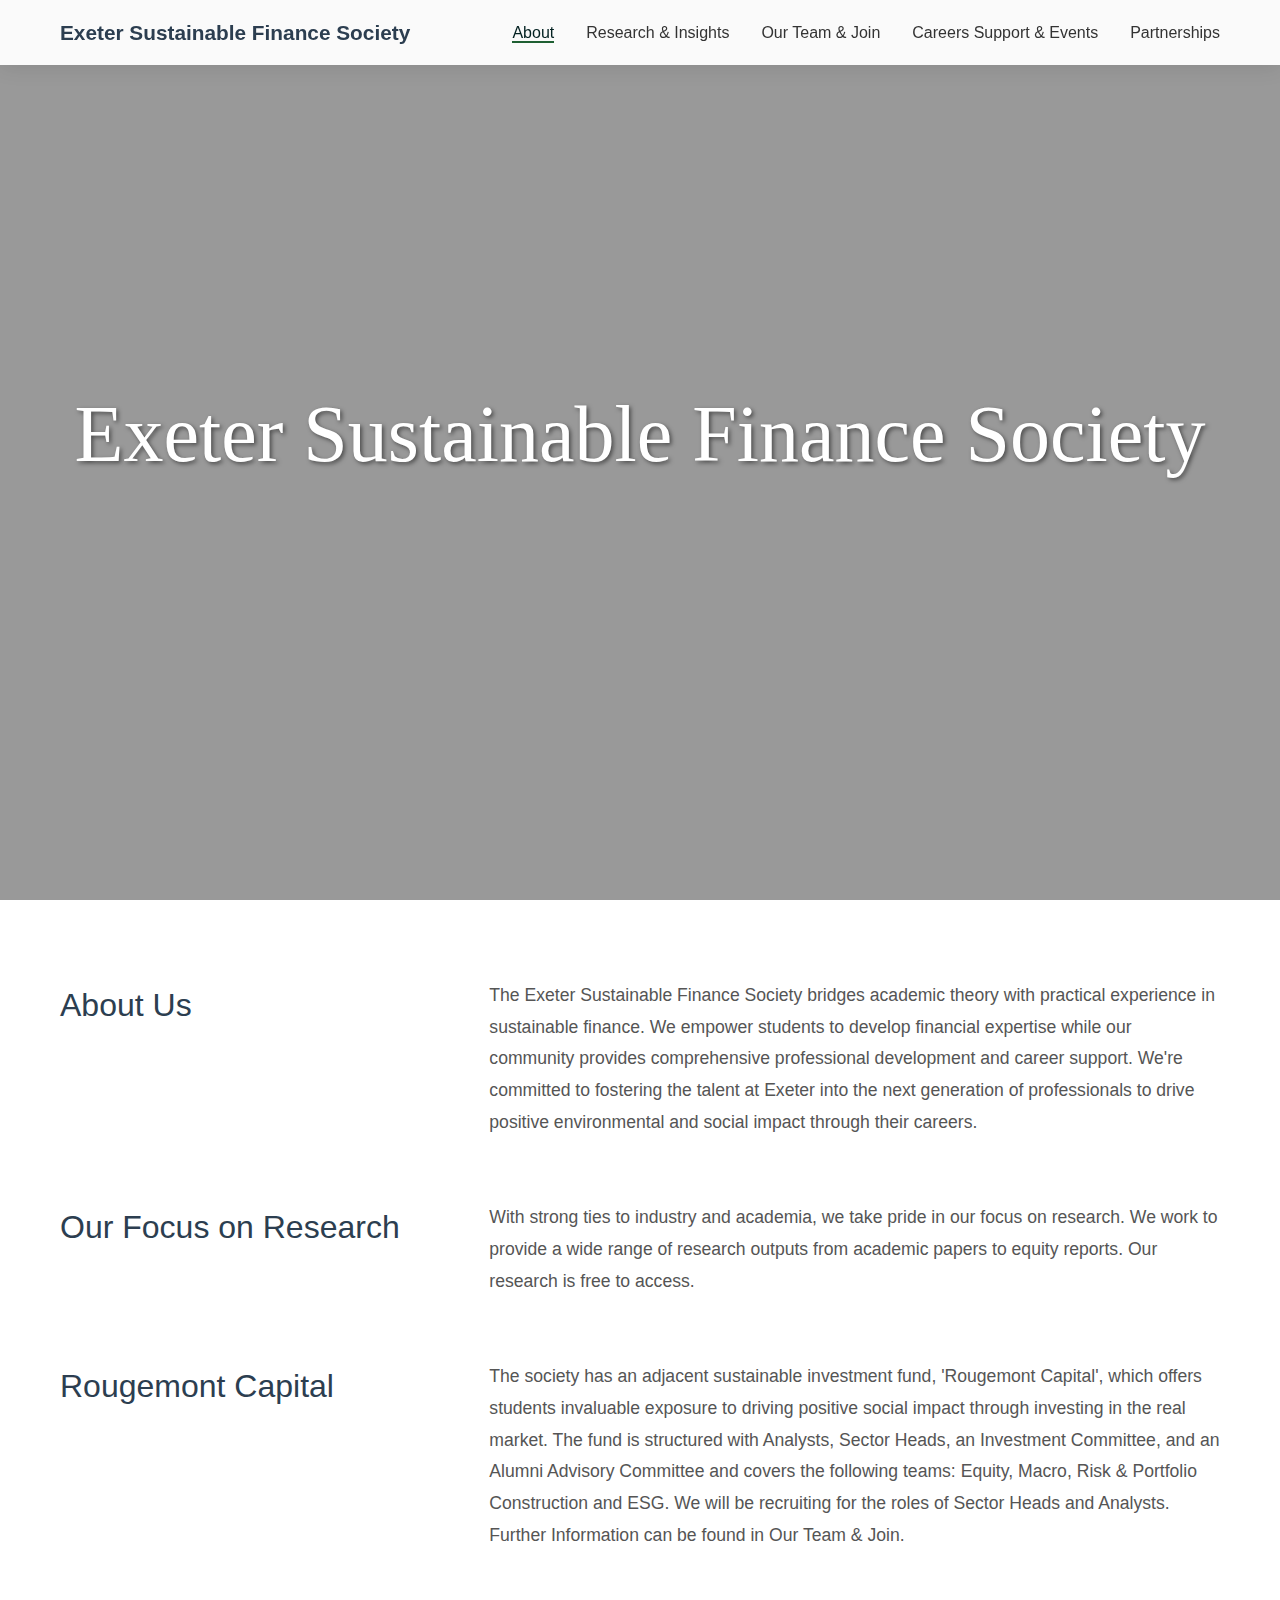
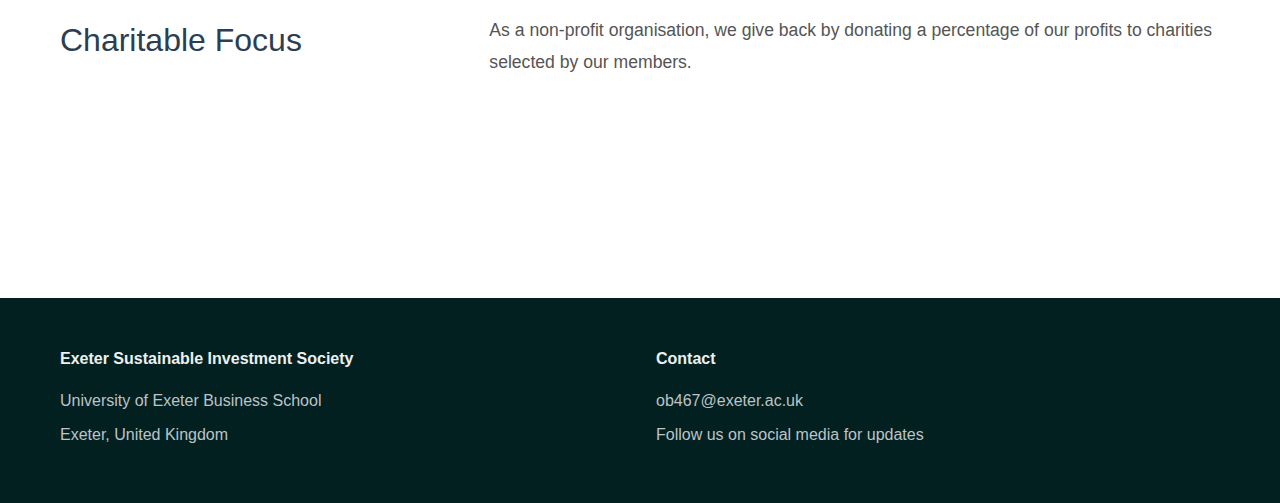
<file: index.html>
<!DOCTYPE html>
<html lang="en">
<head>
    <meta charset="UTF-8">
    <meta name="viewport" content="width=device-width, initial-scale=1.0">
    <meta name="description" content="The Exeter Sustainable Finance Society empowers students at the University of Exeter to pursue careers in sustainable investing, ESG, and finance.">
    <meta name="keywords" content="Exeter Sustainable Finance Society, sustainable investing, ESG, university finance society, Exeter, student society">
    <meta name="author" content="Exeter Sustainable Finance Society">
    <title>Exeter Sustainable Investment Society</title>
    <style>
        * {
            margin: 0;
            padding: 0;
            box-sizing: border-box;
        }

        body {
            font-family: 'Segoe UI', Tahoma, Geneva, Verdana, sans-serif;
            line-height: 1.6;
            color: #333;
        }

        .container {
            max-width: 1200px;
            margin: 0 auto;
            padding: 0 20px;
        }

        /* Navigation */
        nav {
            background: rgba(255, 255, 255, 0.95);
            backdrop-filter: blur(10px);
            position: fixed;
            top: 0;
            width: 100%;
            z-index: 1000;
            padding: 1rem 0;
            box-shadow: 0 2px 20px rgba(0,0,0,0.1);
        }

        .nav-container {
            display: flex;
            justify-content: space-between;
            align-items: center;
            max-width: 1200px;
            margin: 0 auto;
            padding: 0 20px;
        }

        .logo {
            font-size: 1.3rem;
            font-weight: bold;
            color: #2c3e50;
            white-space: nowrap;
        }

        .nav-links {
            display: flex;
            list-style: none;
            gap: 2rem;
        }

        .nav-links a {
            text-decoration: none;
            color: #333;
            font-weight: 500;
            transition: color 0.3s ease;
            cursor: pointer;
        }

        .nav-links a:hover,
        .nav-links a.active {
            color: #022020;
            border-bottom: 2px solid #1e5f32;
        }

        /* Mobile Menu */
        .mobile-menu-btn {
            display: none;
            background: none;
            border: none;
            font-size: 1.5rem;
            color: #2c3e50;
            cursor: pointer;
            padding: 0.5rem;
        }

        .mobile-nav {
            display: none;
            position: fixed;
            top: 80px;
            left: 0;
            width: 100%;
            background: rgba(255, 255, 255, 0.98);
            backdrop-filter: blur(10px);
            box-shadow: 0 2px 20px rgba(0,0,0,0.1);
            z-index: 999;
        }

        .mobile-nav.active {
            display: block;
        }

        .mobile-nav ul {
            list-style: none;
            padding: 1rem 0;
            margin: 0;
        }

        .mobile-nav li {
            text-align: center;
            padding: 1rem 0;
            border-bottom: 1px solid #eee;
        }

        .mobile-nav a {
            text-decoration: none;
            color: #333;
            font-weight: 500;
            font-size: 1.1rem;
        }

        .mobile-nav a:hover,
        .mobile-nav a.active {
            color: #022020;
        }

        /* Hero Section */
        .hero {
            height: 100vh;
            background: linear-gradient(rgba(0,0,0,0.4), rgba(0,0,0,0.4)), 
                        url('https://i.imgur.com/cMjaakH.jpeg');
            background-size: cover;
            background-position: center;
            display: flex;
            align-items: center;
            justify-content: center;
            text-align: center;
            color: white;
        }

        .hero.show-for-about-only {
            display: none;
        }

        .hero.show-for-about-only.active {
            display: flex;
        }

        .hero h1 {
            font-size: 5rem;
            font-weight: 300;
            margin-bottom: 2rem;
            text-shadow: 2px 2px 4px rgba(0,0,0,0.5);
            font-family: 'Times New Roman', Times, serif;
        }

        /* Page Sections */
        .page-section {
            display: none;
            min-height: 100vh;
            padding: 120px 0 80px;
        }

        .page-section.active {
            display: block;
        }

        .page-section#about {
            padding: 80px 0 80px;
        }

        .section-header {
            text-align: center;
            margin-bottom: 4rem;
        }

        .section-header h2 {
            font-size: 3rem;
            font-weight: 300;
            color: #2c3e50;
            margin-bottom: 1rem;
        }

        .content-grid {
            display: grid;
            grid-template-columns: 1fr 2fr;
            gap: 4rem;
            align-items: start;
            margin-bottom: 4rem;
        }

        .content-block h3 {
            font-size: 2rem;
            font-weight: 400;
            color: #2c3e50;
            margin-bottom: 1.5rem;
        }

        .content-block p {
            font-size: 1.1rem;
            line-height: 1.8;
            color: #555;
        }

        /* Research Grid */
        .research-grid {
            display: flex;
            flex-direction: column;
            gap: 3rem;
            margin-top: 3rem;
        }

        .research-card {
            background: #f8f9fa;
            padding: 2rem;
            border-radius: 8px;
            transition: transform 0.3s ease, box-shadow 0.3s ease;
        }

        .research-card:hover {
            transform: translateY(-5px);
            box-shadow: 0 10px 30px rgba(0,0,0,0.1);
        }

        .research-card h4 {
            font-size: 1.5rem;
            color: #2c3e50;
            margin-bottom: 1rem;
            text-align: center;
        }

        .research-card p {
            color: #666;
            font-size: 1rem;
            text-align: center;
            margin-bottom: 2rem;
        }

        .research-content {
            min-height: 300px;
            background: white;
            border: 2px dashed #ddd;
            border-radius: 8px;
            display: flex;
            align-items: center;
            justify-content: center;
            color: #999;
            font-style: italic;
        }

        /* Team Grid */
        .team-grid {
            display: flex;
            flex-direction: column;
            gap: 2rem;
            margin-top: 3rem;
        }

        .team-row {
            display: flex;
            justify-content: center;
            gap: 2rem;
            flex-wrap: wrap;
        }

        .team-row.founders {
            justify-content: space-evenly;
        }

        .team-row.executives {
            justify-content: center;
        }

        .team-member {
            text-align: center;
            background: #f8f9fa;
            padding: 2rem;
            border-radius: 8px;
            transition: transform 0.3s ease;
        }

        .team-member:hover {
            transform: translateY(-5px);
        }

        .team-photo {
            width: 150px;
            height: 150px;
            border-radius: 50%;
            background: #ddd;
            margin: 0 auto 1rem;
            display: flex;
            align-items: center;
            justify-content: center;
            font-size: 3rem;
            color: #666;
        }

        .team-member h4 {
            font-size: 1.2rem;
            color: #2c3e50;
            margin-bottom: 0.5rem;
        }

        .team-member p {
            color: #666;
            font-size: 0.9rem;
        }

        /* Careers Support */
        .careers-grid {
            display: grid;
            grid-template-columns: repeat(auto-fit, minmax(300px, 1fr));
            gap: 2rem;
            margin-top: 3rem;
        }

        .career-link {
            background: #022020;
            color: white;
            padding: 2rem;
            border-radius: 8px;
            text-align: center;
            text-decoration: none;
            transition: all 0.3s ease;
        }

        .career-link:hover {
            background: #164426;
            transform: translateY(-3px);
            box-shadow: 0 10px 25px rgba(30, 95, 50, 0.3);
        }

        .career-link.rougemont:hover {
            background: #164426;
            box-shadow: 0 10px 25px rgba(30, 95, 50, 0.3);
        }

        .career-link h4 {
            font-size: 1.3rem;
            margin-bottom: 1rem;
        }

        .career-link p {
            opacity: 0.9;
        }

        /* Partnership sections */
        .partnership-section {
            margin: 3rem 0;
            padding: 2rem;
            background: #f8f9fa;
            border-radius: 8px;
        }

        .partnership-section h3 {
            color: #2c3e50;
            margin-bottom: 1.5rem;
            font-size: 1.8rem;
        }

        .partnership-section ul {
            margin: 1rem 0;
            padding-left: 1.5rem;
        }

        .partnership-section li {
            margin: 0.5rem 0;
            color: #555;
        }

        /* Footer */
        footer {
            background: #022020;
            color: white;
            padding: 3rem 0;
            margin-top: 4rem;
        }

        .footer-content {
            display: grid;
            grid-template-columns: 1fr 1fr;
            gap: 2rem;
        }

        .footer-section h4 {
            margin-bottom: 1rem;
            color: #ecf0f1;
        }

        .footer-section p {
            color: #bdc3c7;
            margin: 0.5rem 0;
        }

        /* Mobile Responsiveness */
        @media (max-width: 768px) {
            .nav-links {
                display: none;
            }

            .mobile-menu-btn {
                display: block;
            }

            .logo {
                font-size: 1.2rem;
            }

            .hero h1 {
                font-size: 2.5rem;
            }

            .content-grid {
                grid-template-columns: 1fr;
                gap: 2rem;
            }

            .footer-content {
                grid-template-columns: 1fr;
            }

            .team-row {
                flex-direction: column;
                align-items: center;
            }

            .careers-grid {
                grid-template-columns: 1fr;
            }
        }
    </style>
</head>
<body>
    <!-- Navigation -->
    <nav>
        <div class="nav-container">
            <div class="logo">Exeter Sustainable Finance Society</div>
            <ul class="nav-links">
                <li><a href="#" onclick="showSection('about')" class="active">About</a></li>
                <li><a href="#" onclick="showSection('research')">Research & Insights</a></li>
                <li><a href="#" onclick="showSection('team')">Our Team & Join</a></li>
                <li><a href="#" onclick="showSection('careers')">Careers Support & Events</a></li>
                <li><a href="#" onclick="showSection('partnerships')">Partnerships</a></li>
            </ul>
            <button class="mobile-menu-btn" onclick="toggleMobileMenu()">☰</button>
        </div>
    </nav>

    <!-- Mobile Navigation -->
    <div class="mobile-nav" id="mobileNav">
        <ul>
            <li><a href="#" onclick="showSectionMobile('about')" class="active">About</a></li>
            <li><a href="#" onclick="showSectionMobile('research')">Research & Insights</a></li>
            <li><a href="#" onclick="showSectionMobile('team')">Our Team & Join</a></li>
            <li><a href="#" onclick="showSectionMobile('careers')">Careers Support & Events</a></li>
            <li><a href="#" onclick="showSectionMobile('partnerships')">Partnerships</a></li>
        </ul>
    </div>

    <!-- Hero Section -->
    <section class="hero show-for-about-only" id="hero">
        <div class="container">
            <h1>Exeter Sustainable Finance Society</h1>
        </div>
    </section>

    <!-- About Section -->
    <section id="about" class="page-section active">
        <div class="container">
            <div class="content-grid">
                <div class="content-block">
                    <h3>About Us</h3>
                </div>
                <div class="content-block">
                    <p>The Exeter Sustainable Finance Society bridges academic theory with practical experience in sustainable finance. We empower students to develop financial expertise while our community provides comprehensive professional development and career support. We're committed to fostering the talent at Exeter into the next generation of professionals to drive positive environmental and social impact through their careers.</p>
                </div>
            </div>

            <div class="content-grid">
                <div class="content-block">
                    <h3>Our Focus on Research</h3>
                </div>
                <div class="content-block">
                    <p>With strong ties to industry and academia, we take pride in our focus on research. We work to provide a wide range of research outputs from academic papers to equity reports. Our research is free to access.</p>
                </div>
            </div>

            <div class="content-grid">
                <div class="content-block">
                    <h3>Rougemont Capital</h3>
                </div>
                <div class="content-block">
                    <p>The society has an adjacent sustainable investment fund, 'Rougemont Capital', which offers students invaluable exposure to driving positive social impact through investing in the real market. The fund is structured with Analysts, Sector Heads, an Investment Committee, and an Alumni Advisory Committee and covers the following teams: Equity, Macro, Risk & Portfolio Construction and ESG. We will be recruiting for the roles of Sector Heads and Analysts. Further Information can be found in Our Team & Join.</p>
                </div>
            </div>

            <div class="content-grid">
                <div class="content-block">
                    <h3>Charitable Focus</h3>
                </div>
                <div class="content-block">
                    <p>As a non-profit organisation, we give back by donating a percentage of our profits to charities selected by our members.</p>
                </div>
            </div>
        </div>
    </section>

    <!-- Research & Insights Section -->
    <section id="research" class="page-section">
        <div class="container">
            <div class="section-header">
                <h2>Research & Insights</h2>
            </div>

            <div class="research-card">
                <h4>Quantitative Research</h4>
                <p>Working on data driven research to aid policy and investment decisions</p>
                <div class="research-content">
                    <div style="display: grid; grid-template-columns: 1fr 1fr; gap: 1rem;">
                        <a href="./research/executive-summary-for-quantitive-research.pdf" target="_blank" style="background: white; border: 1px solid #ddd; padding: 1rem; border-radius: 8px; text-decoration: none; color: #333; transition: all 0.3s ease; display: block;" onmouseover="this.style.boxShadow='0 4px 12px rgba(0,0,0,0.1)'; this.style.transform='translateY(-2px)'" onmouseout="this.style.boxShadow='none'; this.style.transform='translateY(0)'">
                            <strong>Understanding What Influences the Energy Transition: A Causal and Predictive Analysis of Return on Invested Capital</strong><br>
                            <small style="color: #666;">Executive Summary of Work in Progress - Oskar Billett & Valentino Bianco</small>
                        </a>
                        <a href="YOUR_PDF_URL_10" target="_blank" style="background: white; border: 1px solid #ddd; padding: 1rem; border-radius: 8px; text-decoration: none; color: #333; transition: all 0.3s ease; display: block;" onmouseover="this.style.boxShadow='0 4px 12px rgba(0,0,0,0.1)'; this.style.transform='translateY(-2px)'" onmouseout="this.style.boxShadow='none'; this.style.transform='translateY(0)'">
                            <strong>TBD</strong><br>
                            <small style="color: #666;"></small>
                        </a>
                        <a href="YOUR_PDF_URL_11" target="_blank" style="background: white; border: 1px solid #ddd; padding: 1rem; border-radius: 8px; text-decoration: none; color: #333; transition: all 0.3s ease; display: block;" onmouseover="this.style.boxShadow='0 4px 12px rgba(0,0,0,0.1)'; this.style.transform='translateY(-2px)'" onmouseout="this.style.boxShadow='none'; this.style.transform='translateY(0)'">
                            <strong>TBD</strong><br>
                            <small style="color: #666;"></small>
                        </a>
                        <a href="YOUR_PDF_URL_12" target="_blank" style="background: white; border: 1px solid #ddd; padding: 1rem; border-radius: 8px; text-decoration: none; color: #333; transition: all 0.3s ease; display: block;" onmouseover="this.style.boxShadow='0 4px 12px rgba(0,0,0,0.1)'; this.style.transform='translateY(-2px)'" onmouseout="this.style.boxShadow='none'; this.style.transform='translateY(0)'">
                            <strong>TBD</strong><br>
                            <small style="color: #666;"></small>
                        </a>
                    </div>
                </div>
            </div>

            <div class="research-grid">
                <div class="research-card">
                    <h4>Equity Research</h4>
                    <p>In-depth analysis of sustainable companies and emerging market opportunities</p>
                    <div class="research-content">
                        <div style="display: grid; grid-template-columns: 1fr 1fr; gap: 1rem;">
                            <a href="./research/smci-report-flynn.pdf" target="_blank" style="background: white; border: 1px solid #ddd; padding: 1rem; border-radius: 8px; text-decoration: none; color: #333; transition: all 0.3s ease; display: block;" onmouseover="this.style.boxShadow='0 4px 12px rgba(0,0,0,0.1)'; this.style.transform='translateY(-2px)'" onmouseout="this.style.boxShadow='none'; this.style.transform='translateY(0)'">
                                <strong>SMCI</strong><br>
                                <small style="color: #666;">Flynn Presence</small>
                            </a>
                            <a href="YOUR_PDF_URL_2" target="_blank" style="background: white; border: 1px solid #ddd; padding: 1rem; border-radius: 8px; text-decoration: none; color: #333; transition: all 0.3s ease; display: block;" onmouseover="this.style.boxShadow='0 4px 12px rgba(0,0,0,0.1)'; this.style.transform='translateY(-2px)'" onmouseout="this.style.boxShadow='none'; this.style.transform='translateY(0)'">
                                <strong>TBD</strong><br>
                                <small style="color: #666;"></small>
                            </a>
                            <a href="YOUR_PDF_URL_3" target="_blank" style="background: white; border: 1px solid #ddd; padding: 1rem; border-radius: 8px; text-decoration: none; color: #333; transition: all 0.3s ease; display: block;" onmouseover="this.style.boxShadow='0 4px 12px rgba(0,0,0,0.1)'; this.style.transform='translateY(-2px)'" onmouseout="this.style.boxShadow='none'; this.style.transform='translateY(0)'">
                                <strong>TBD</strong><br>
                                <small style="color: #666;"></small>
                            </a>
                            <a href="YOUR_PDF_URL_4" target="_blank" style="background: white; border: 1px solid #ddd; padding: 1rem; border-radius: 8px; text-decoration: none; color: #333; transition: all 0.3s ease; display: block;" onmouseover="this.style.boxShadow='0 4px 12px rgba(0,0,0,0.1)'; this.style.transform='translateY(-2px)'" onmouseout="this.style.boxShadow='none'; this.style.transform='translateY(0)'">
                                <strong>TBD</strong><br>
                                <small style="color: #666;"></small>
                            </a>
                        </div>
                    </div>
                </div>
            
                <div class="research-card">
                    <h4>Thematic Research</h4>
                    <p>Exploring key themes driving the sustainable finance transition</p>
                    <div class="research-content">
                        <div style="display: grid; grid-template-columns: 1fr 1fr; gap: 1rem;">
                            <a href="YOUR_PDF_URL_5" target="_blank" style="background: white; border: 1px solid #ddd; padding: 1rem; border-radius: 8px; text-decoration: none; color: #333; transition: all 0.3s ease; display: block;" onmouseover="this.style.boxShadow='0 4px 12px rgba(0,0,0,0.1)'; this.style.transform='translateY(-2px)'" onmouseout="this.style.boxShadow='none'; this.style.transform='translateY(0)'">
                                <strong>TBD</strong><br>
                                <small style="color: #666;"></small>
                            </a>
                            <a href="YOUR_PDF_URL_6" target="_blank" style="background: white; border: 1px solid #ddd; padding: 1rem; border-radius: 8px; text-decoration: none; color: #333; transition: all 0.3s ease; display: block;" onmouseover="this.style.boxShadow='0 4px 12px rgba(0,0,0,0.1)'; this.style.transform='translateY(-2px)'" onmouseout="this.style.boxShadow='none'; this.style.transform='translateY(0)'">
                                <strong>TBD</strong><br>
                                <small style="color: #666;"></small>
                            </a>
                            <a href="YOUR_PDF_URL_7" target="_blank" style="background: white; border: 1px solid #ddd; padding: 1rem; border-radius: 8px; text-decoration: none; color: #333; transition: all 0.3s ease; display: block;" onmouseover="this.style.boxShadow='0 4px 12px rgba(0,0,0,0.1)'; this.style.transform='translateY(-2px)'" onmouseout="this.style.boxShadow='none'; this.style.transform='translateY(0)'">
                                <strong>TBD</strong><br>
                                <small style="color: #666;"></small>
                            </a>
                            <a href="YOUR_PDF_URL_8" target="_blank" style="background: white; border: 1px solid #ddd; padding: 1rem; border-radius: 8px; text-decoration: none; color: #333; transition: all 0.3s ease; display: block;" onmouseover="this.style.boxShadow='0 4px 12px rgba(0,0,0,0.1)'; this.style.transform='translateY(-2px)'" onmouseout="this.style.boxShadow='none'; this.style.transform='translateY(0)'">
                                <strong>TBD</strong><br>
                                <small style="color: #666;"></small>
                            </a>
                        </div>
                    </div>
                </div>
            
                <div class="research-card">
                    <h4>News</h4>
                    <p>Latest insights and updates from the sustainable finance world</p>
                    <div class="research-content">
                        <div style="display: grid; grid-template-columns: 1fr 1fr; gap: 1rem;">
                            <a href="YOUR_PDF_URL_13" target="_blank" style="background: white; border: 1px solid #ddd; padding: 1rem; border-radius: 8px; text-decoration: none; color: #333; transition: all 0.3s ease; display: block;" onmouseover="this.style.boxShadow='0 4px 12px rgba(0,0,0,0.1)'; this.style.transform='translateY(-2px)'" onmouseout="this.style.boxShadow='none'; this.style.transform='translateY(0)'">
                                <strong>TBD</strong><br>
                                <small style="color: #666;"></small>
                            </a>
                            <a href="YOUR_PDF_URL_14" target="_blank" style="background: white; border: 1px solid #ddd; padding: 1rem; border-radius: 8px; text-decoration: none; color: #333; transition: all 0.3s ease; display: block;" onmouseover="this.style.boxShadow='0 4px 12px rgba(0,0,0,0.1)'; this.style.transform='translateY(-2px)'" onmouseout="this.style.boxShadow='none'; this.style.transform='translateY(0)'">
                                <strong>TBD</strong><br>
                                <small style="color: #666;"></small>
                            </a>
                            <a href="YOUR_PDF_URL_15" target="_blank" style="background: white; border: 1px solid #ddd; padding: 1rem; border-radius: 8px; text-decoration: none; color: #333; transition: all 0.3s ease; display: block;" onmouseover="this.style.boxShadow='0 4px 12px rgba(0,0,0,0.1)'; this.style.transform='translateY(-2px)'" onmouseout="this.style.boxShadow='none'; this.style.transform='translateY(0)'">
                                <strong>TBD</strong><br>
                                <small style="color: #666;"></small>
                            </a>
                            <a href="YOUR_PDF_URL_16" target="_blank" style="background: white; border: 1px solid #ddd; padding: 1rem; border-radius: 8px; text-decoration: none; color: #333; transition: all 0.3s ease; display: block;" onmouseover="this.style.boxShadow='0 4px 12px rgba(0,0,0,0.1)'; this.style.transform='translateY(-2px)'" onmouseout="this.style.boxShadow='none'; this.style.transform='translateY(0)'">
                                <strong>TBD</strong><br>
                                <small style="color: #666;"></small>
                            </a>
                        </div>
                    </div>
                </div>
            </div>
    </section>

    <!-- Our Team & Join Section -->
    <section id="team" class="page-section">
        <div class="container">
            <div class="section-header">
                <h2>Our Team & Join</h2>
            </div>

            <div class="team-grid">
                <div class="team-row founders">
                    <div class="team-member">
                        <img src="./images/valentino-bianco.jpg" alt="Valentino Bianco" style="width: 150px; height: 150px; border-radius: 50%; object-fit: cover;">
                        <h4>Valentino Bianco</h4>
                        <p>Vice-President</p>
                    </div>
                    
                    <div class="team-member">
                        <img src="./images/oskar-billett.jpg" alt="Oskar Billett" style="width: 150px; height: 150px; border-radius: 50%; object-fit: cover;">
                        <h4>Oskar Billett</h4>
                        <p>President</p>
                    </div>

                    <div class="team-member">
                        <div class="team-photo">FP</div>
                        <h4>Flynn Presence</h4>
                        <p>Treasurer</p>
                    </div>
                </div>

                <div class="team-row executives">
                    <div class="team-member">
                        <img src="./images/ethan-hammond.jpg" alt="Ethan Hammond" style="width: 150px; height: 150px; border-radius: 50%; object-fit: cover;">
                        <h4>Ethan Hammond</h4>
                        <p>Head of Events</p>
                    </div>

                    <div class="team-member">
                        <img src="./images/ella-reilly.jpg" alt="Ella Reilly" style="width: 150px; height: 150px; border-radius: 50%; object-fit: cover;">
                        <h4>Eleanor Reilly</h4>
                        <p>Head of Corporate Outreach</p>
                    </div>
                </div>
            </div>

            <div style="text-align: center; margin-top: 4rem;">
                <h3>Join Our Society</h3>
                <p style="margin-top: 1rem; font-size: 1.1rem;">We welcome all motivated students interested in finance.</p>
                <a href="https://docs.google.com/forms/d/e/1FAIpQLSfkeqmsMUB9kzGf60zO8za4J3GghELtLGidlWPsGq6JX1AsCA/viewform?usp=dialog" class="career-link" style="display: inline-block; margin-top: 2rem; max-width: 300px;">
                    <h4>Join Here</h4>
                    <p>Sign up to the society for free</p>
                </a>
            </div>

            <div style="text-align: center; margin-top: 3rem;">
                <h3>Rougemont Capital</h3>
                <p style="margin-top: 1rem; font-size: 1.1rem;">Interested in real market investment experience? Join our adjacent investment fund.</p>
                <a href="https://rougemontcapital.co.uk" target="_blank" class="career-link rougemont" style="display: inline-block; margin-top: 2rem; max-width: 300px; background: #022020;">
                    <h4>Learn More</h4>
                    <p>Visit Rougemont Capital website</p>
                </a>
            </div>
        </div>
    </section>

    <!-- Careers Support & Events Section -->
    <section id="careers" class="page-section">
        <div class="container">
            <div class="section-header">
                <h2>Careers Support & Events</h2>
            </div>

            <div class="careers-grid">
                <a href="https://docs.google.com/forms/d/e/1FAIpQLSeDofSG5jianNpIZbhC-viZbPGJmw4oY508sgfokogp6DnxQg/viewform?usp=header" class="career-link">
                    <h4>CV Check</h4>
                    <p>Submit your CV for professional review and feedback</p>
                </a>

                <a href="#" class="career-link">
                    <h4>Trackers</h4>
                    <p>Access Trackr and Bright Network for opportunities</p>
                </a>

                <a href="#" class="career-link">
                    <h4>Application Information</h4>
                    <p>Comprehensive guides and resources via Notion and Google Docs</p>
                </a>
            </div>
        </div>
    </section>

    <!-- Partnerships Section -->
    <section id="partnerships" class="page-section">
        <div class="container">
            <div class="section-header">
                <h2>Partnerships</h2>
            </div>

            <div class="partnership-section">
                <h3>Connect With Exeter's Talent</h3>
                <p>The Exeter Sustainable Finance Society provides a unique opportunity for firms to enhance brand visibility, support a meaningful cause and connect directly with highly motivated students who are actively pursuing careers in sustainable finance. This can include, but is not limited to, Asset Management, Investment Banking, Think Tanks, Consulting, Private Equity, Investment Research, and Venture Capital.</p>
                <br>
                <p>Our society attracts students from diverse academic backgrounds who are committed to developing the technical and professional skills necessary to break into the industry. Through regular training, events, and talks, we foster a pipeline of students who are well-prepared and genuinely passionate about the field.</p>
                <br>
                <p>Whether you are looking to host a speaker event, run targeted recruitment workshops, or establish long-term brand recognition at the university, we would love to collaborate.</p>
            </div>

            <div class="partnership-section">
                <h3>Why Partner With Us?</h3>
                <p>Working with us allows your firm to:</p>
                <ul>
                    <li>Engage directly with highly motivated and high-potential students at the University of Exeter</li>
                    <li>Support the meaningful goals of the society</li>
                    <li>Further financial education through events such as speaker sessions, technical workshops, or recruitment panels</li>
                    <li>Share opportunities via our newsletter and internal channels</li>
                    <li>Build brand visibility through our various social media outlets and website</li>
                    <li>Support key initiatives, including our fireside chats (which can be operated virtually) and competitions</li>
                    <li>Promote diversity and inclusion through tailored events and outreach</li>
                </ul>
                <p>Sponsorship can be tailored to meet your firm's specific needs. We are happy to work together and offer bespoke packages with a wide range of benefits.</p>
                <p>Please contact er693@exeter.ac.uk for further information</p>
            </div>
        </div>
    </section>

    <!-- Footer -->
    <footer>
        <div class="container">
            <div class="footer-content">
                <div class="footer-section">
                    <h4>Exeter Sustainable Investment Society</h4>
                    <p>University of Exeter Business School</p>
                    <p>Exeter, United Kingdom</p>
                </div>
                <div class="footer-section">
                    <h4>Contact</h4>
                    <p>ob467@exeter.ac.uk</p>
                    <p>Follow us on social media for updates</p>
                </div>
            </div>
        </div>
    </footer>

    <script>
        function showSection(sectionId) {
            // Hide all sections
            const sections = document.querySelectorAll('.page-section');
            sections.forEach(section => section.classList.remove('active'));
            
            // Show selected section
            document.getElementById(sectionId).classList.add('active');
            
            // Handle hero section - only show for About page
            const hero = document.getElementById('hero');
            if (sectionId === 'about') {
                hero.classList.add('active');
            } else {
                hero.classList.remove('active');
            }
            
            // Update navigation
            const navLinks = document.querySelectorAll('.nav-links a');
            navLinks.forEach(link => link.classList.remove('active'));
            event.target.classList.add('active');
        }

        function showSectionMobile(sectionId) {
            // Hide all sections
            const sections = document.querySelectorAll('.page-section');
            sections.forEach(section => section.classList.remove('active'));
            
            // Show selected section
            document.getElementById(sectionId).classList.add('active');
            
            // Handle hero section - only show for About page
            const hero = document.getElementById('hero');
            if (sectionId === 'about') {
                hero.classList.add('active');
            } else {
                hero.classList.remove('active');
            }
            
            // Update mobile navigation
            const mobileNavLinks = document.querySelectorAll('.mobile-nav a');
            mobileNavLinks.forEach(link => link.classList.remove('active'));
            event.target.classList.add('active');

            // Update desktop navigation to match
            const navLinks = document.querySelectorAll('.nav-links a');
            navLinks.forEach(link => link.classList.remove('active'));
            
            // Find corresponding desktop link and activate it
            const targetLink = document.querySelector(`.nav-links a[onclick*="${sectionId}"]`);
            if (targetLink) {
                targetLink.classList.add('active');
            }
            
            // Close mobile menu after selection
            toggleMobileMenu();
        }

        function toggleMobileMenu() {
            const mobileNav = document.getElementById('mobileNav');
            mobileNav.classList.toggle('active');
        }

        // Initialize page
        document.addEventListener('DOMContentLoaded', function() {
            // Show About section and hero by default
            document.getElementById('about').classList.add('active');
            document.getElementById('hero').classList.add('active');
            
            // Hero click handler
            const hero = document.querySelector('.hero');
            hero.addEventListener('click', function() {
                showSection('about');
                document.querySelector('.nav-links a').classList.remove('active');
                document.querySelector('.nav-links a[onclick*="about"]').classList.add('active');
            });

            // Close mobile menu when clicking outside
            document.addEventListener('click', function(event) {
                const mobileNav = document.getElementById('mobileNav');
                const menuBtn = document.querySelector('.mobile-menu-btn');
                
                if (!mobileNav.contains(event.target) && !menuBtn.contains(event.target)) {
                    mobileNav.classList.remove('active');
                }
            });
        });
    </script>
</body>
</html>
</file>
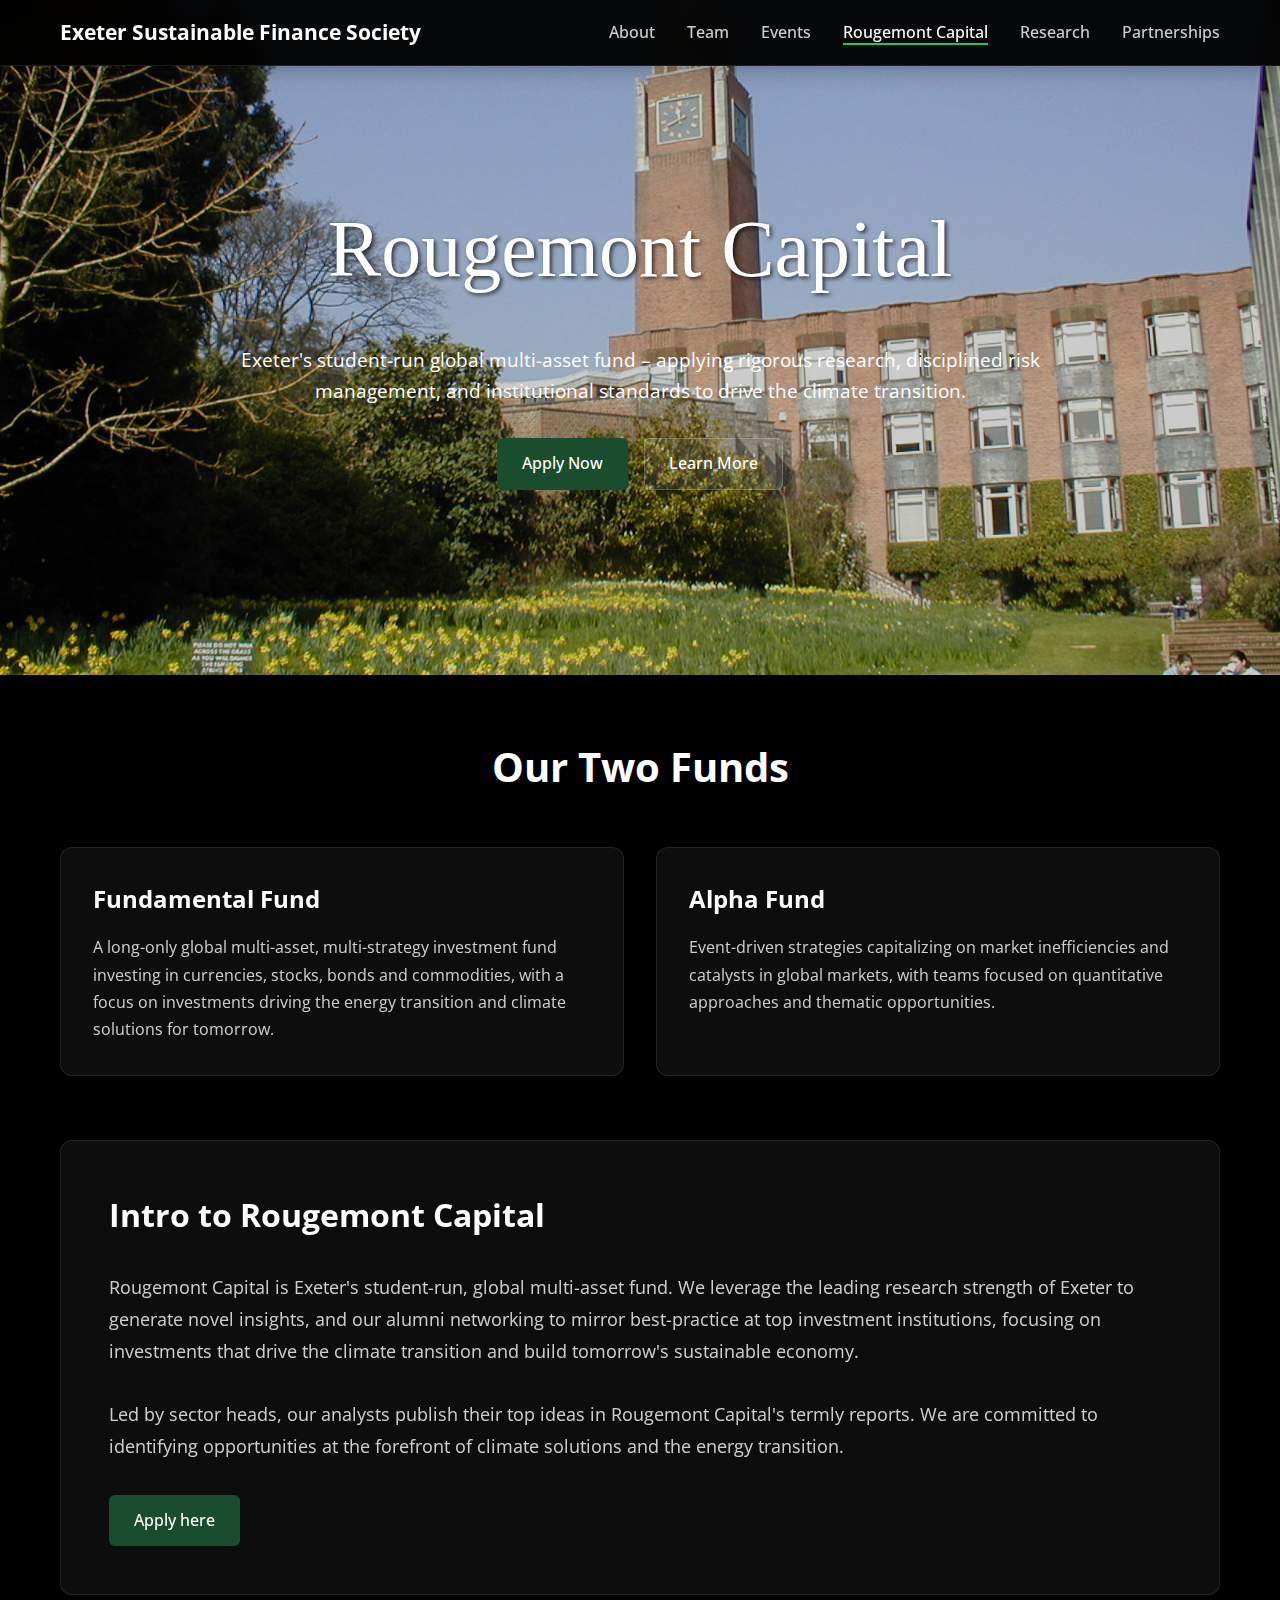
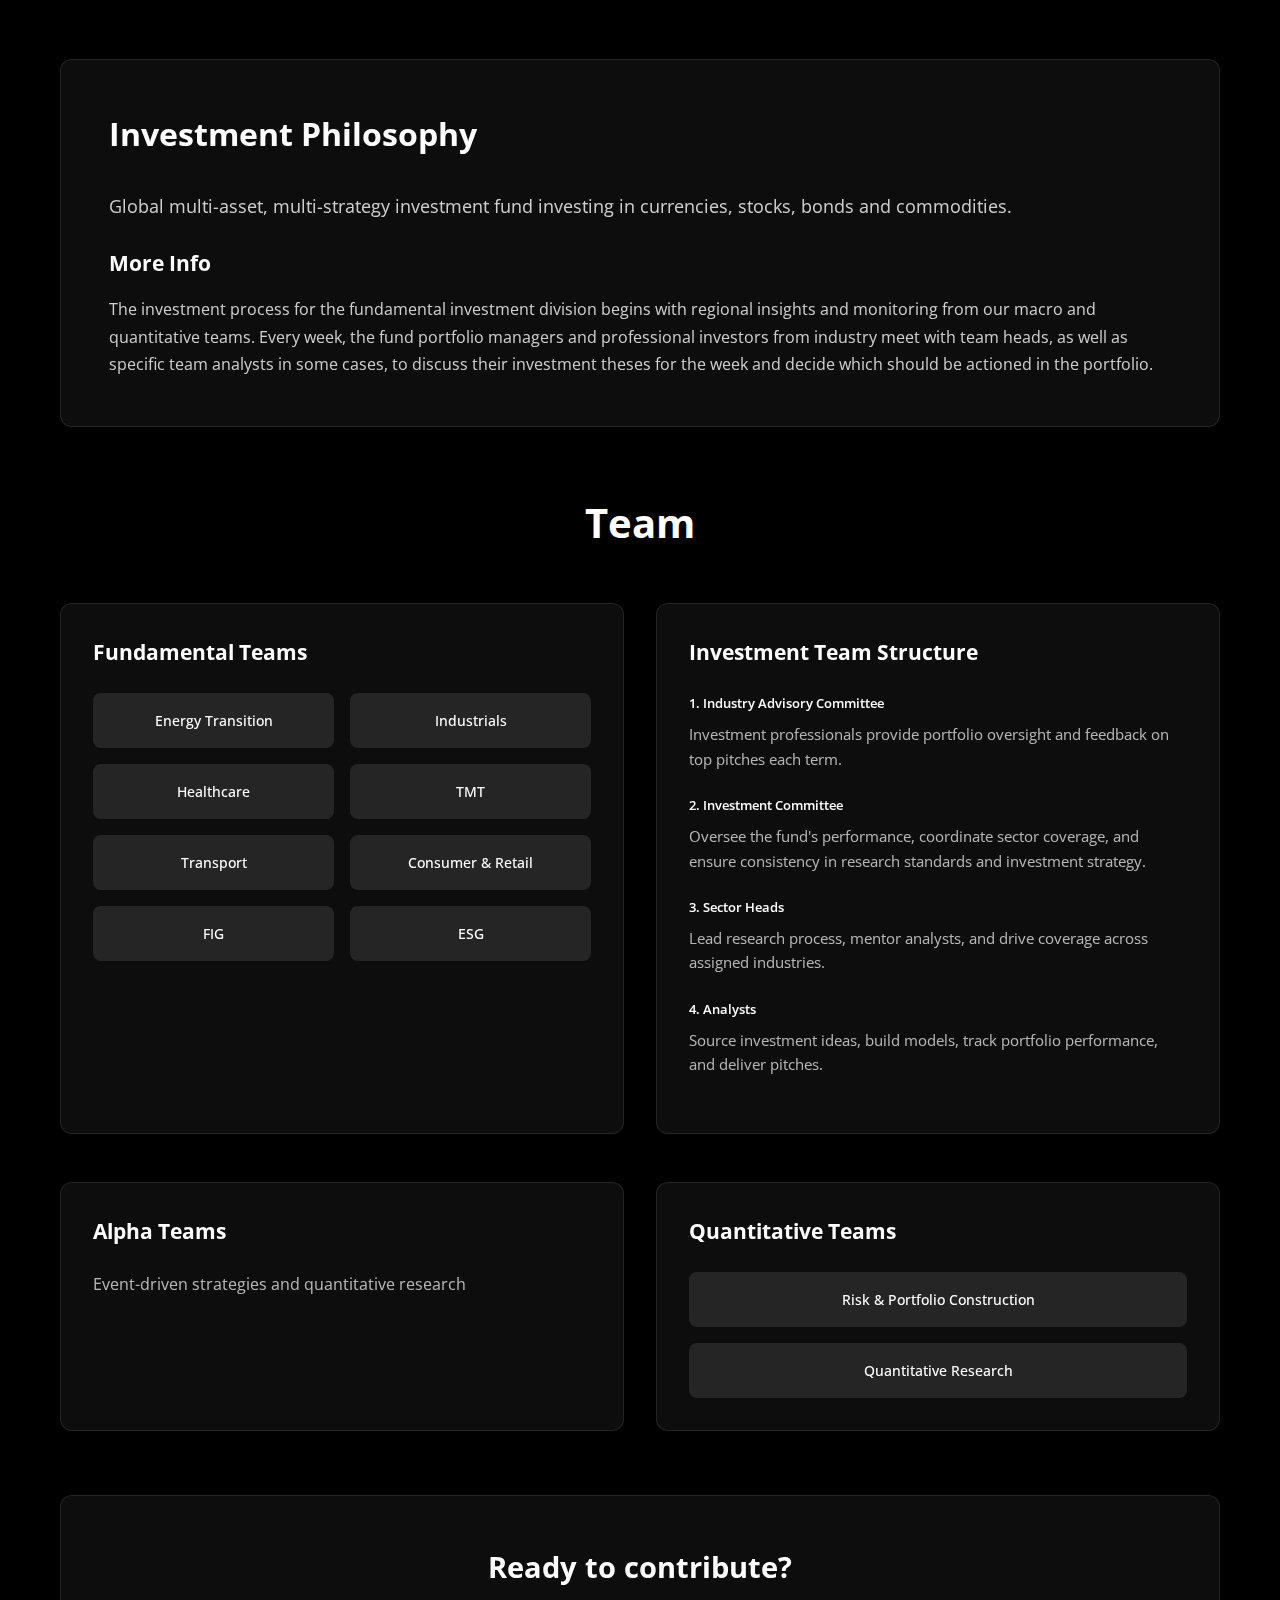
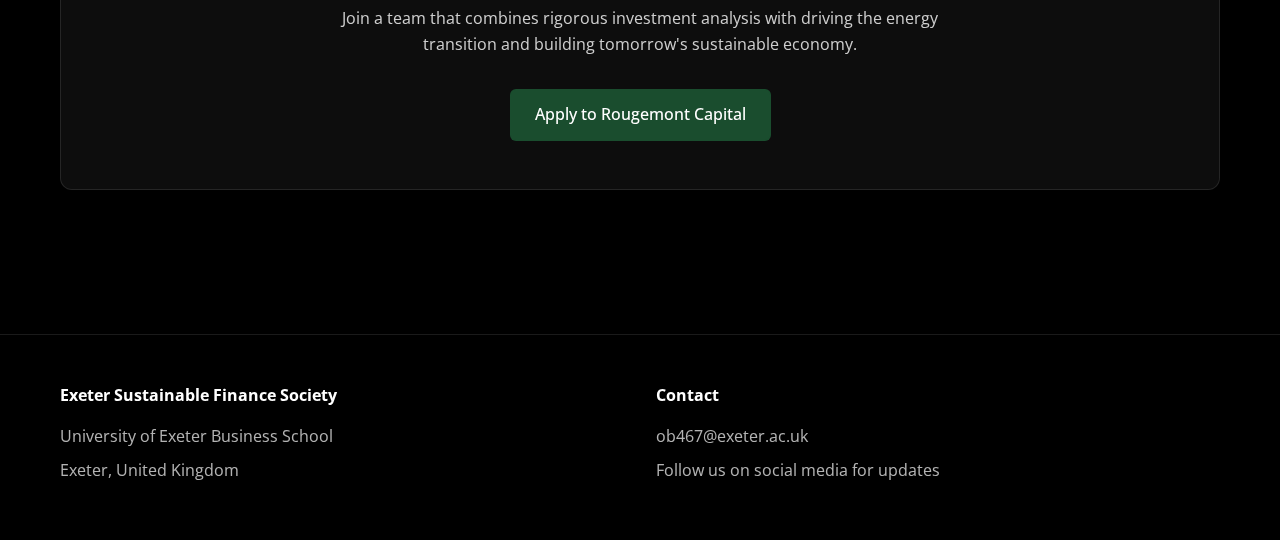
<file: capital.html>
<!DOCTYPE html>
<html lang="en">
<head>
    <meta charset="UTF-8">
    <meta name="viewport" content="width=device-width, initial-scale=1.0">
    <meta name="description" content="Rougemont Capital - Exeter's student-run global multi-asset investment fund driving the energy transition through rigorous research and institutional standards.">
    <meta name="keywords" content="Rougemont Capital, sustainable investing, student investment fund, Exeter, climate transition, energy transition">
    <meta name="author" content="Exeter Sustainable Finance Society">
    <link href="https://fonts.googleapis.com/css2?family=Montserrat:wght@300;400;500;600&family=Open+Sans:wght@300;400;500;600&display=swap" rel="stylesheet">
    <link rel="icon" type="image/png" sizes="32x32" href="./images/logo.png">
    <link rel="icon" type="image/png" sizes="16x16" href="./images/logo.png">
    <link rel="apple-touch-icon" sizes="180x180" href="./images/logo.png">
    <link rel="shortcut icon" href="./images/logo.png">
    <title>Rougemont Capital - Exeter Sustainable Finance Society</title>
    <link rel="stylesheet" href="styles.css">
    <style>
        .rougemont-button {
            background: rgba(255,255,255,0.1);
            color: white;
            padding: 0.75rem 1.5rem;
            border: 1px solid rgba(255,255,255,0.2);
            border-radius: 6px;
            text-decoration: none;
            display: inline-block;
            font-weight: 500;
            transition: all 0.3s ease;
        }
        
        .rougemont-button:hover {
            background: rgba(255,255,255,0.2);
            transform: translateY(-2px);
            color: white;
        }

        .rougemont-button.primary {
            background: #1a4d2e;
            border-color: rgba(26, 77, 46, 0.8);
        }

        .rougemont-button.primary:hover {
            background: #234d33;
        }
        
        .hero.hero-rougemont {
            background: linear-gradient(rgba(0,0,0,0.2), rgba(0,0,0,0.2)), 
                        url('./images/towerview.jpg');
            background-size: cover;
            background-position: center center;
            background-repeat: no-repeat;
            height: 75vh;
            min-height: 500px;
        }

        .intro-section {
            margin-bottom: 4rem;
        }

        .intro-content {
            background: rgba(255,255,255,0.05);
            padding: 3rem;
            border-radius: 12px;
            border: 1px solid rgba(255,255,255,0.1);
            backdrop-filter: blur(10px);
        }

        .philosophy-section {
            background: rgba(255,255,255,0.05);
            padding: 3rem;
            border-radius: 12px;
            margin-bottom: 4rem;
            border: 1px solid rgba(255,255,255,0.1);
            backdrop-filter: blur(10px);
        }

        .team-section {
            margin-bottom: 4rem;
        }

        .team-grid-container {
            display: grid;
            grid-template-columns: 1fr 1fr;
            gap: 2rem;
            margin-bottom: 3rem;
        }

        .team-box {
            background: rgba(255,255,255,0.05);
            padding: 2rem;
            border-radius: 12px;
            border: 1px solid rgba(255,255,255,0.1);
            backdrop-filter: blur(10px);
        }

        .team-box h4 {
            color: #ffffff;
            font-size: 1.3rem;
            margin-bottom: 1.5rem;
        }

        .team-tags {
            display: grid;
            grid-template-columns: 1fr 1fr;
            gap: 1rem;
        }

        .team-tag {
            background: rgba(255,255,255,0.1);
            padding: 1rem;
            border-radius: 8px;
            text-align: center;
            color: #ffffff;
            font-weight: 500;
            font-size: 0.9rem;
        }

        .structure-item {
            margin-bottom: 1.5rem;
        }

        .structure-item h5 {
            color: #ffffff;
            font-weight: 600;
            margin-bottom: 0.5rem;
        }

        .structure-item p {
            color: rgba(255,255,255,0.7);
            font-size: 0.95rem;
            line-height: 1.6;
        }

        .cta-section {
            background: rgba(255,255,255,0.05);
            padding: 3rem;
            border-radius: 12px;
            border: 1px solid rgba(255,255,255,0.1);
            backdrop-filter: blur(10px);
            text-align: center;
        }

        @media (max-width: 768px) {
            .intro-section {
                grid-template-columns: 1fr;
            }

            .team-grid-container {
                grid-template-columns: 1fr;
            }

            .team-tags {
                grid-template-columns: 1fr;
            }
        }
    </style>
</head>
<body>
    <!-- Navigation -->
    <nav>
        <div class="nav-container">
            <div class="logo">Exeter Sustainable Finance Society</div>
            <ul class="nav-links">
                <li><a href="/">About</a></li>
                <li><a href="/team">Team</a></li>
                <li><a href="/careers">Events</a></li>
                <li><a href="/capital" class="active">Rougemont Capital</a></li>
                <li><a href="/research">Research</a></li>
                <li><a href="/partnerships">Partnerships</a></li>
            </ul>
            <button class="mobile-menu-btn" onclick="toggleMobileMenu()">&#9776;</button>
        </div>
    </nav>

    <!-- Mobile Navigation -->
    <div class="mobile-nav" id="mobileNav">
        <ul>
            <li><a href="/">About</a></li>
            <li><a href="/team">Team</a></li>
            <li><a href="/careers">Events</a></li>
            <li><a href="/capital" class="active">Rougemont Capital</a></li>
            <li><a href="/research">Research</a></li>
            <li><a href="/partnerships">Partnerships</a></li>
        </ul>
    </div>

    <!-- Hero Section -->
    <section class="hero hero-rougemont">
        <div class="container">
            <h1>Rougemont Capital</h1>
            <p style="font-size: 1.2rem; margin-bottom: 2rem; max-width: 800px; margin-left: auto; margin-right: auto;">Exeter's student-run global multi-asset fund – applying rigorous research, disciplined risk management, and institutional standards to drive the climate transition.</p>
            <div style="display: flex; gap: 1rem; justify-content: center; flex-wrap: wrap;">
                <a href="https://docs.google.com/forms/d/e/1FAIpQLScwTuLpAnkG08AD1lxjgejqFkIJrH416ZfKRW6fmPHGZf0pUw/viewform?usp=dialog" class="rougemont-button primary">Apply Now</a>
                <a href="#learn-more" class="rougemont-button">Learn More</a>
            </div>
        </div>
    </section>

    <!-- Main Content -->
    <section class="page-section active" style="padding-top: 60px;">
        <div class="container">
            <!-- Our Two Funds -->
            <div style="margin-bottom: 4rem;">
                <h2 style="font-size: 2.5rem; color: #ffffff; margin-bottom: 3rem; text-align: center;">Our Two Funds</h2>
                
                <div style="display: grid; grid-template-columns: repeat(auto-fit, minmax(400px, 1fr)); gap: 2rem;">
                    <div style="background: rgba(255,255,255,0.05); padding: 2rem; border-radius: 12px; border: 1px solid rgba(255,255,255,0.1); backdrop-filter: blur(10px);">
                        <h4 style="color: #ffffff; font-size: 1.5rem; margin-bottom: 1rem;">Fundamental Fund</h4>
                        <p style="color: rgba(255,255,255,0.8); line-height: 1.7;">A long-only global multi-asset, multi-strategy investment fund investing in currencies, stocks, bonds and commodities, with a focus on investments driving the energy transition and climate solutions for tomorrow.</p>
                    </div>
                    
                    <div style="background: rgba(255,255,255,0.05); padding: 2rem; border-radius: 12px; border: 1px solid rgba(255,255,255,0.1); backdrop-filter: blur(10px);">
                        <h4 style="color: #ffffff; font-size: 1.5rem; margin-bottom: 1rem;">Alpha Fund</h4>
                        <p style="color: rgba(255,255,255,0.8); line-height: 1.7;">Event-driven strategies capitalizing on market inefficiencies and catalysts in global markets, with teams focused on quantitative approaches and thematic opportunities.</p>
                    </div>
                </div>
            </div>

            <!-- Introduction -->
            <div id="learn-more" class="intro-section">
                <div class="intro-content">
                    <h2 style="font-size: 2rem; color: #ffffff; margin-bottom: 2rem;">Intro to Rougemont Capital</h2>
                    <p style="font-size: 1.1rem; line-height: 1.8; color: rgba(255,255,255,0.8); margin-bottom: 2rem;">
                        Rougemont Capital is Exeter's student-run, global multi-asset fund. We leverage the leading research strength of Exeter to generate novel insights, and our alumni networking to mirror best-practice at top investment institutions, focusing on investments that drive the climate transition and build tomorrow's sustainable economy.
                    </p>
                    <p style="font-size: 1.1rem; line-height: 1.8; color: rgba(255,255,255,0.8); margin-bottom: 2rem;">
                        Led by sector heads, our analysts publish their top ideas in Rougemont Capital's termly reports. We are committed to identifying opportunities at the forefront of climate solutions and the energy transition.
                    </p>
                    <a href="https://docs.google.com/forms/d/e/1FAIpQLSfkeqmsMUB9kzGf60zO8za4J3GghELtLGidlWPsGq6JX1AsCA/viewform?usp=dialog" class="rougemont-button primary">Apply here</a>
                </div>
            </div>

            <!-- Investment Philosophy -->
            <div class="philosophy-section">
                <h3 style="font-size: 2rem; color: #ffffff; margin-bottom: 2rem;">Investment Philosophy</h3>
                <p style="font-size: 1.1rem; line-height: 1.8; color: rgba(255,255,255,0.8); margin-bottom: 1.5rem;">
                    Global multi-asset, multi-strategy investment fund investing in currencies, stocks, bonds and commodities.
                </p>
                <h4 style="color: #ffffff; font-size: 1.3rem; margin-bottom: 1rem;">More Info</h4>
                <p style="font-size: 1rem; line-height: 1.7; color: rgba(255,255,255,0.8);">
                    The investment process for the fundamental investment division begins with regional insights and monitoring from our macro and quantitative teams. Every week, the fund portfolio managers and professional investors from industry meet with team heads, as well as specific team analysts in some cases, to discuss their investment theses for the week and decide which should be actioned in the portfolio.
                </p>
            </div>

            <!-- Team -->
            <div class="team-section">
                <h2 style="font-size: 2.5rem; color: #ffffff; margin-bottom: 3rem; text-align: center;">Team</h2>
                
                <div class="team-grid-container">
                    <!-- Fundamental Teams -->
                    <div class="team-box">
                        <h4>Fundamental Teams</h4>
                        <div class="team-tags">
                            <div class="team-tag">Energy Transition</div>
                            <div class="team-tag">Industrials</div>
                            <div class="team-tag">Healthcare</div>
                            <div class="team-tag">TMT</div>
                            <div class="team-tag">Transport</div>
                            <div class="team-tag">Consumer & Retail</div>
                            <div class="team-tag">FIG</div>
                            <div class="team-tag">ESG</div>
                        </div>
                    </div>

                    <!-- Investment Team Structure -->
                    <div class="team-box">
                        <h4>Investment Team Structure</h4>
                        
                        <div class="structure-item">
                            <h5>1. Industry Advisory Committee</h5>
                            <p>Investment professionals provide portfolio oversight and feedback on top pitches each term.</p>
                        </div>
                        
                        <div class="structure-item">
                            <h5>2. Investment Committee</h5>
                            <p>Oversee the fund's performance, coordinate sector coverage, and ensure consistency in research standards and investment strategy.</p>
                        </div>
                        
                        <div class="structure-item">
                            <h5>3. Sector Heads</h5>
                            <p>Lead research process, mentor analysts, and drive coverage across assigned industries.</p>
                        </div>
                        
                        <div class="structure-item">
                            <h5>4. Analysts</h5>
                            <p>Source investment ideas, build models, track portfolio performance, and deliver pitches.</p>
                        </div>
                    </div>
                </div>

                <!-- Alpha and Quant Teams -->
                <div class="team-grid-container">
                    <div class="team-box">
                        <h4>Alpha Teams</h4>
                        <p style="color: rgba(255,255,255,0.7);">Event-driven strategies and quantitative research</p>
                    </div>

                    <div class="team-box">
                        <h4>Quantitative Teams</h4>
                        <div class="team-tags" style="grid-template-columns: 1fr;">
                            <div class="team-tag">Risk & Portfolio Construction</div>
                            <div class="team-tag">Quantitative Research</div>
                        </div>
                    </div>
                </div>
            </div>

            <!-- Ready to Contribute -->
            <div class="cta-section">
                <h3 style="color: #ffffff; font-size: 1.8rem; margin-bottom: 1rem;">Ready to contribute?</h3>
                <p style="color: rgba(255,255,255,0.8); margin-bottom: 2rem; max-width: 600px; margin-left: auto; margin-right: auto;">
                    Join a team that combines rigorous investment analysis with driving the energy transition and building tomorrow's sustainable economy.
                </p>
                <a href="https://docs.google.com/forms/d/e/1FAIpQLScwTuLpAnkG08AD1lxjgejqFkIJrH416ZfKRW6fmPHGZf0pUw/viewform?usp=dialog" class="rougemont-button primary">Apply to Rougemont Capital</a>
            </div>
        </div>
    </section>

    <!-- Footer -->
    <footer>
        <div class="container">
            <div class="footer-content">
                <div class="footer-section">
                    <h4>Exeter Sustainable Finance Society</h4>
                    <p>University of Exeter Business School</p>
                    <p>Exeter, United Kingdom</p>
                </div>
                <div class="footer-section">
                    <h4>Contact</h4>
                    <p>ob467@exeter.ac.uk</p>
                    <p>Follow us on social media for updates</p>
                </div>
            </div>
        </div>
    </footer>

    <script src="script.js"></script>
</body>
</html>
</file>
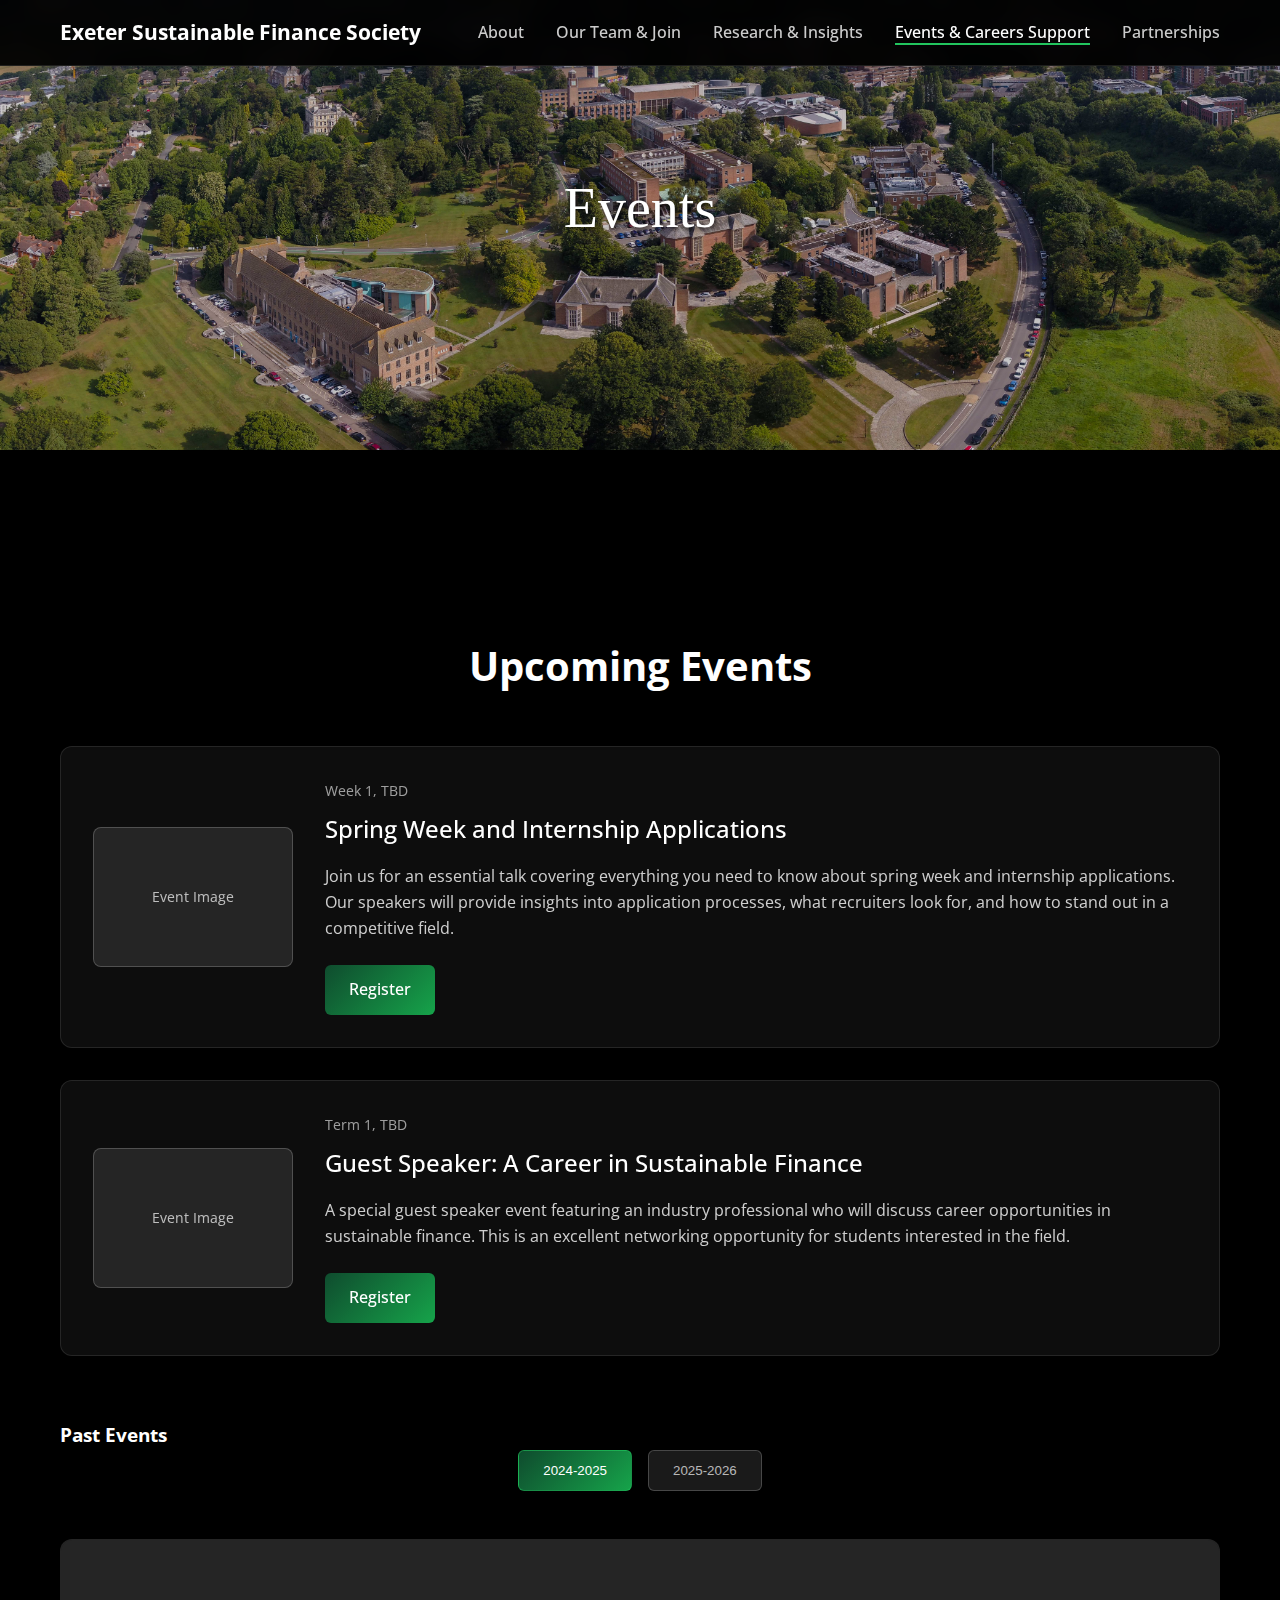
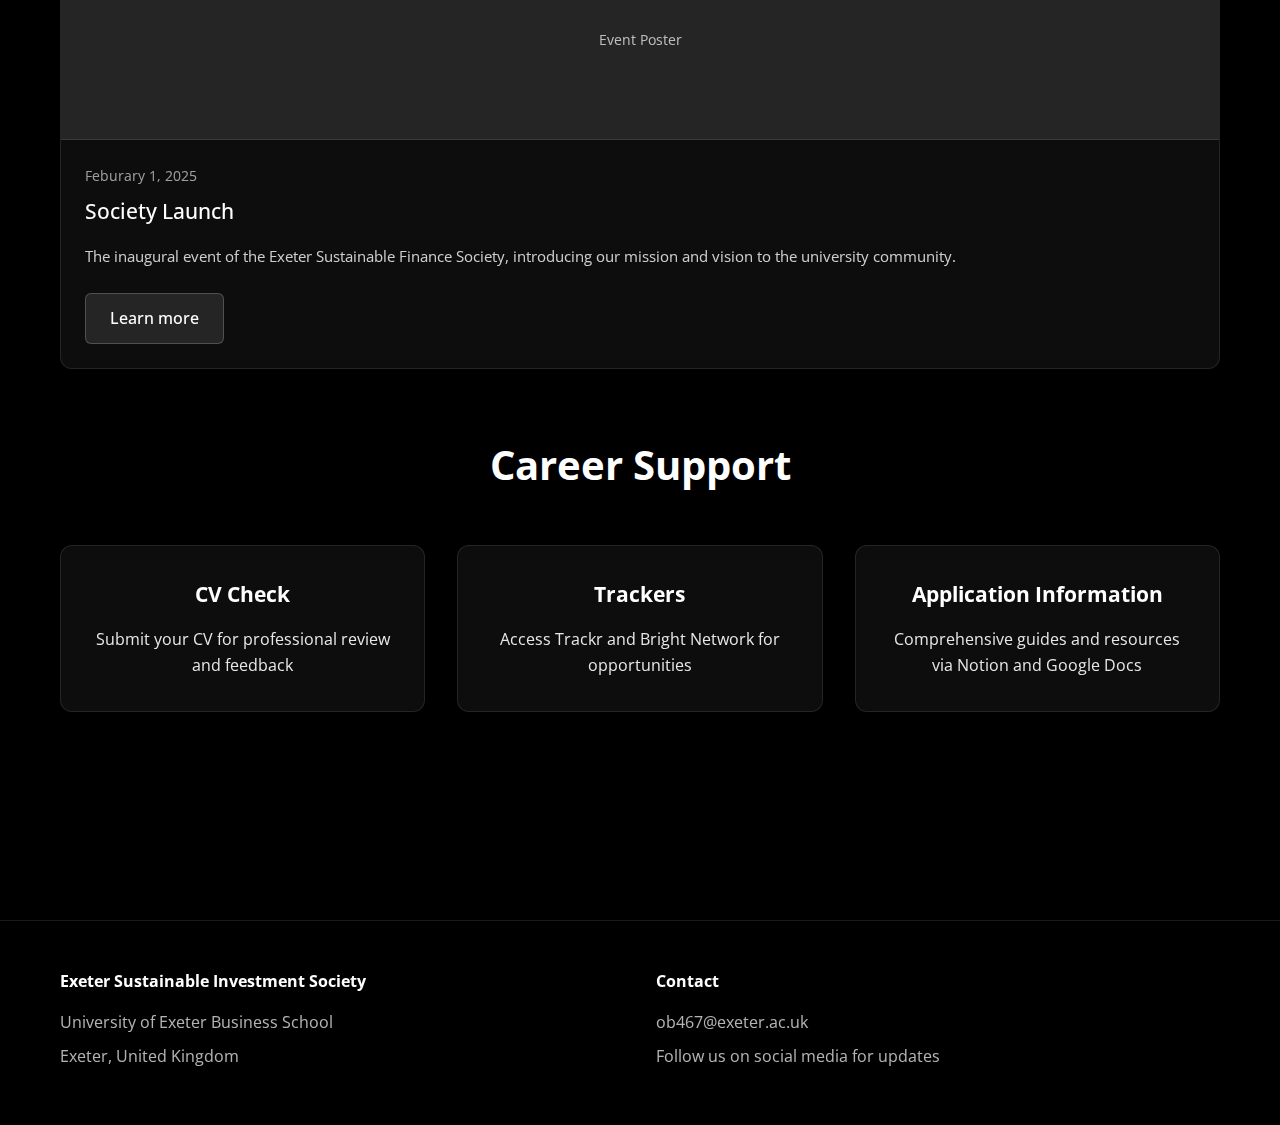
<file: careers.html>
<!DOCTYPE html>
<html lang="en">
<head>
    <meta charset="UTF-8">
    <meta name="viewport" content="width=device-width, initial-scale=1.0">
    <meta name="description" content="Events and career support from the Exeter Sustainable Finance Society - upcoming events, speaker series, CV reviews, and career guidance.">
    <meta name="keywords" content="events, career support, sustainable finance careers, CV review, finance events, Exeter careers">
    <meta name="author" content="Exeter Sustainable Finance Society">
    <link href="https://fonts.googleapis.com/css2?family=Montserrat:wght@300;400;500;600&family=Open+Sans:wght@300;400;500;600&display=swap" rel="stylesheet">
    <link rel="icon" type="image/png" sizes="32x32" href="./images/logo.png">
    <link rel="icon" type="image/png" sizes="16x16" href="./images/logo.png">
    <link rel="apple-touch-icon" sizes="180x180" href="./images/logo.png">
    <link rel="shortcut icon" href="./images/logo.png">
    <title>Events & Careers Support - Exeter Sustainable Finance Society</title>
    <link rel="stylesheet" href="styles.css">
</head>
<body>
    <!-- Navigation -->
    <nav>
        <div class="nav-container">
            <div class="logo">Exeter Sustainable Finance Society</div>
            <ul class="nav-links">
                <li><a href="/">About</a></li>
                <li><a href="/team">Our Team & Join</a></li>
                <li><a href="/research">Research & Insights</a></li>
                <li><a href="/careers" class="active">Events & Careers Support</a></li>
                <li><a href="/partnerships">Partnerships</a></li>
            </ul>
            <button class="mobile-menu-btn" onclick="toggleMobileMenu()">☰</button>
        </div>
    </nav>

    <!-- Mobile Navigation -->
    <div class="mobile-nav" id="mobileNav">
        <ul>
            <li><a href="/">About</a></li>
            <li><a href="/team">Our Team & Join</a></li>
            <li><a href="/research">Research & Insights</a></li>
            <li><a href="/careers" class="active">Events & Careers Support</a></li>
            <li><a href="/partnerships">Partnerships</a></li>
        </ul>
    </div>

    <!-- Hero Section -->
    <section class="hero hero-events hero-banner">
        <div class="container">
            <h1>Events</h1>
        </div>
    </section>

    <!-- Main Content Section -->
    <section class="page-section active">
        <div class="container">
            
            <!-- Upcoming Events Section -->
            <div class="events-section">
                <h3>Upcoming Events</h3>
                
                <div class="event-card">
                    <div class="event-image">
                        Event Image
                    </div>
                    <div class="event-details">
                        <div class="event-date">Week 1, TBD</div>
                        <div class="event-title">Spring Week and Internship Applications</div>
                        <div class="event-description">
                            Join us for an essential talk covering everything you need to know about spring week and internship applications. Our speakers will provide insights into application processes, what recruiters look for, and how to stand out in a competitive field.
                        </div>
                        <a href="https://docs.google.com/forms/d/e/1FAIpQLScAkJR-JTiRYTronpyP_UKbHdEwbmfJDO1IQNgBSAaA2kqqJA/viewform?usp=dialog" class="event-button">Register</a>
                    </div>
                </div>

                <div class="event-card">
                    <div class="event-image">
                        Event Image
                    </div>
                    <div class="event-details">
                        <div class="event-date">Term 1, TBD</div>
                        <div class="event-title">Guest Speaker: A Career in Sustainable Finance</div>
                        <div class="event-description">
                            A special guest speaker event featuring an industry professional who will discuss career opportunities in sustainable finance. This is an excellent networking opportunity for students interested in the field.
                        </div>
                        <a href="#" class="event-button">Register</a>
                    </div>
                </div>
            </div>

            <!-- Past Events Section -->
            <div class="past-events-section">
                <h3>Past Events</h3>
                
                <div class="year-tabs">
                    <button class="year-tab active" onclick="showEvents('2024-2025')">2024-2025</button>
                    <button class="year-tab" onclick="showEvents('2025-2026')">2025-2026</button>
                </div>

                <div id="events-2024-2025" class="events-grid">
                    <div class="past-event-card">
                        <div class="past-event-image">
                            Event Poster
                        </div>
                        <div class="past-event-content">
                            <div class="past-event-date">Feburary 1, 2025</div>
                            <div class="past-event-title">Society Launch</div>
                            <div class="past-event-description">
                                The inaugural event of the Exeter Sustainable Finance Society, introducing our mission and vision to the university community.
                            </div>
                            <a href="#" class="event-button learn-more">Learn more</a>
                        </div>
                    </div>
            </div>

            <!-- Career Support Section -->
            <div class="events-section">
                <h3>Career Support</h3>
                
                <div class="careers-grid">
                    <a href="https://docs.google.com/forms/d/e/1FAIpQLSeDofSG5jianNpIZbhC-viZbPGJmw4oY508sgfokogp6DnxQg/viewform?usp=header" class="career-link">
                        <h4>CV Check</h4>
                        <p>Submit your CV for professional review and feedback</p>
                    </a>

                    <a href="#" class="career-link">
                        <h4>Trackers</h4>
                        <p>Access Trackr and Bright Network for opportunities</p>
                    </a>

                    <a href="#" class="career-link">
                        <h4>Application Information</h4>
                        <p>Comprehensive guides and resources via Notion and Google Docs</p>
                    </a>
                </div>
            </div>
        </div>
    </section>

    <!-- Footer -->
    <footer>
        <div class="container">
            <div class="footer-content">
                <div class="footer-section">
                    <h4>Exeter Sustainable Investment Society</h4>
                    <p>University of Exeter Business School</p>
                    <p>Exeter, United Kingdom</p>
                </div>
                <div class="footer-section">
                    <h4>Contact</h4>
                    <p>ob467@exeter.ac.uk</p>
                    <p>Follow us on social media for updates</p>
                </div>
            </div>
        </div>
    </footer>

    <script src="script.js"></script>
    <script>
        function showEvents(year) {
            // Hide all event grids
            const eventGrids = document.querySelectorAll('[id^="events-"]');
            eventGrids.forEach(grid => {
                grid.style.display = 'none';
            });
            
            // Show selected year's events
            const selectedGrid = document.getElementById('events-' + year);
            if (selectedGrid) {
                selectedGrid.style.display = 'grid';
            }
            
            // Update active tab
            const tabs = document.querySelectorAll('.year-tab');
            tabs.forEach(tab => {
                tab.classList.remove('active');
            });
            event.target.classList.add('active');
        }
    </script>
</body>
</html>
</file>
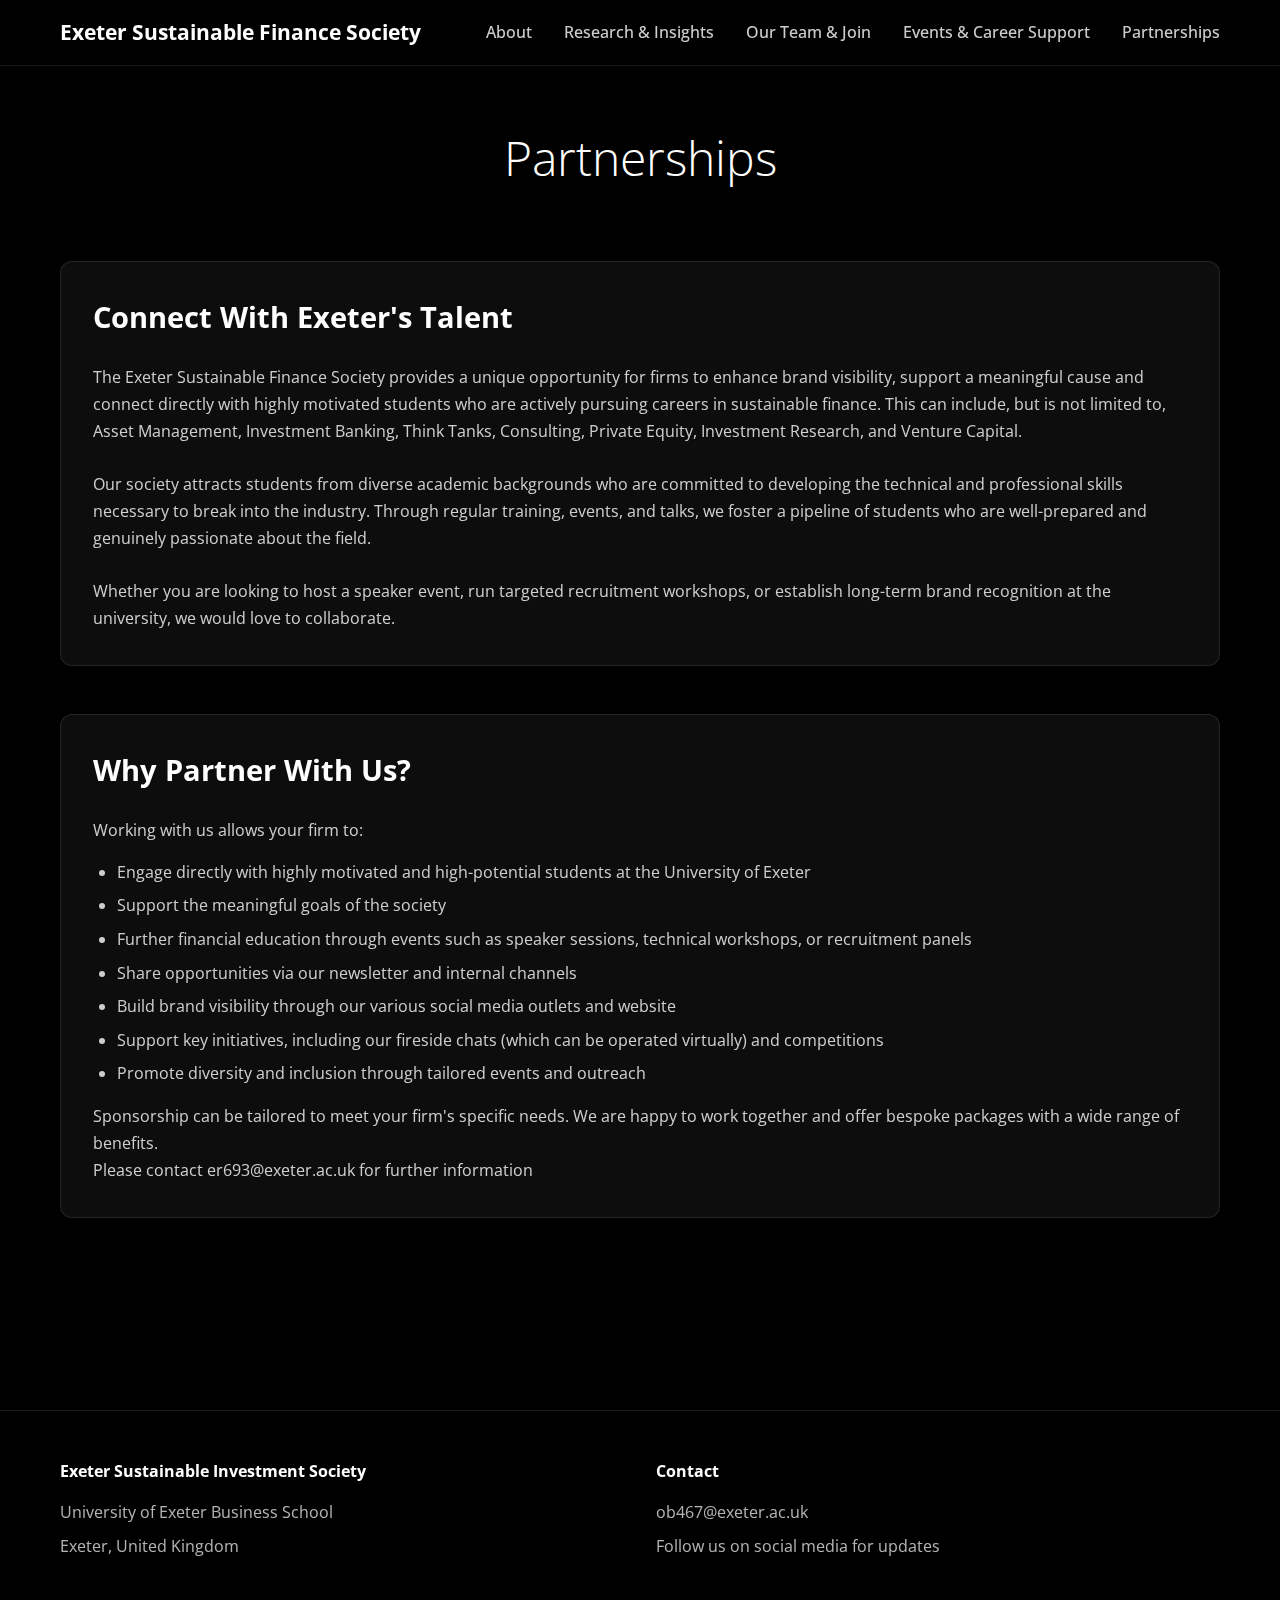
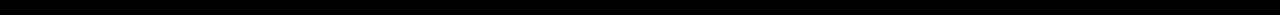
<file: partnerships.html>
<!DOCTYPE html>
<html lang="en">
<head>
    <meta charset="UTF-8">
    <meta name="viewport" content="width=device-width, initial-scale=1.0">
    <meta name="description" content="Partnership opportunities with the Exeter Sustainable Finance Society - connect with motivated students and support sustainable finance education.">
    <meta name="keywords" content="partnerships, sponsorship, corporate outreach, sustainable finance partnerships, Exeter">
    <meta name="author" content="Exeter Sustainable Finance Society">
    <link href="https://fonts.googleapis.com/css2?family=Montserrat:wght@300;400;500;600&family=Open+Sans:wght@300;400;500;600&display=swap" rel="stylesheet">
    <link rel="icon" type="image/png" sizes="32x32" href="./images/logo.png">
    <link rel="icon" type="image/png" sizes="16x16" href="./images/logo.png">
    <link rel="apple-touch-icon" sizes="180x180" href="./images/logo.png">
    <link rel="shortcut icon" href="./images/logo.png">
    <title>Partnerships - Exeter Sustainable Finance Society</title>
    <link rel="stylesheet" href="styles.css">
</head>
<body>
    <!-- Navigation -->
    <nav>
        <div class="nav-container">
            <div class="logo">Exeter Sustainable Finance Society</div>
            <ul class="nav-links">
                <li><a href="index.html">About</a></li>
                <li><a href="research.html">Research & Insights</a></li>
                <li><a href="team.html">Our Team & Join</a></li>
                <li><a href="careers.html">Events & Career Support</a></li>
                <li><a href="partnerships.html" class="active">Partnerships</a></li>
            </ul>
            <button class="mobile-menu-btn" onclick="toggleMobileMenu()">☰</button>
        </div>
    </nav>

    <!-- Mobile Navigation -->
    <div class="mobile-nav" id="mobileNav">
        <ul>
            <li><a href="index.html">About</a></li>
            <li><a href="research.html">Research & Insights</a></li>
            <li><a href="team.html">Our Team & Join</a></li>
            <li><a href="careers.html">Careers Support & Events</a></li>
            <li><a href="partnerships.html" class="active">Partnerships</a></li>
        </ul>
    </div>

    <!-- Partnerships Section -->
    <section class="page-section no-hero active">
        <div class="container">
            <div class="section-header">
                <h2>Partnerships</h2>
            </div>

            <div class="partnership-section">
                <h3>Connect With Exeter's Talent</h3>
                <p>The Exeter Sustainable Finance Society provides a unique opportunity for firms to enhance brand visibility, support a meaningful cause and connect directly with highly motivated students who are actively pursuing careers in sustainable finance. This can include, but is not limited to, Asset Management, Investment Banking, Think Tanks, Consulting, Private Equity, Investment Research, and Venture Capital.</p>
                <br>
                <p>Our society attracts students from diverse academic backgrounds who are committed to developing the technical and professional skills necessary to break into the industry. Through regular training, events, and talks, we foster a pipeline of students who are well-prepared and genuinely passionate about the field.</p>
                <br>
                <p>Whether you are looking to host a speaker event, run targeted recruitment workshops, or establish long-term brand recognition at the university, we would love to collaborate.</p>
            </div>

            <div class="partnership-section">
                <h3>Why Partner With Us?</h3>
                <p>Working with us allows your firm to:</p>
                <ul>
                    <li>Engage directly with highly motivated and high-potential students at the University of Exeter</li>
                    <li>Support the meaningful goals of the society</li>
                    <li>Further financial education through events such as speaker sessions, technical workshops, or recruitment panels</li>
                    <li>Share opportunities via our newsletter and internal channels</li>
                    <li>Build brand visibility through our various social media outlets and website</li>
                    <li>Support key initiatives, including our fireside chats (which can be operated virtually) and competitions</li>
                    <li>Promote diversity and inclusion through tailored events and outreach</li>
                </ul>
                <p>Sponsorship can be tailored to meet your firm's specific needs. We are happy to work together and offer bespoke packages with a wide range of benefits.</p>
                <p>Please contact er693@exeter.ac.uk for further information</p>
            </div>
        </div>
    </section>

    <!-- Footer -->
    <footer>
        <div class="container">
            <div class="footer-content">
                <div class="footer-section">
                    <h4>Exeter Sustainable Investment Society</h4>
                    <p>University of Exeter Business School</p>
                    <p>Exeter, United Kingdom</p>
                </div>
                <div class="footer-section">
                    <h4>Contact</h4>
                    <p>ob467@exeter.ac.uk</p>
                    <p>Follow us on social media for updates</p>
                </div>
            </div>
        </div>
    </footer>

    <script src="script.js"></script>
</body>
</html>
</file>
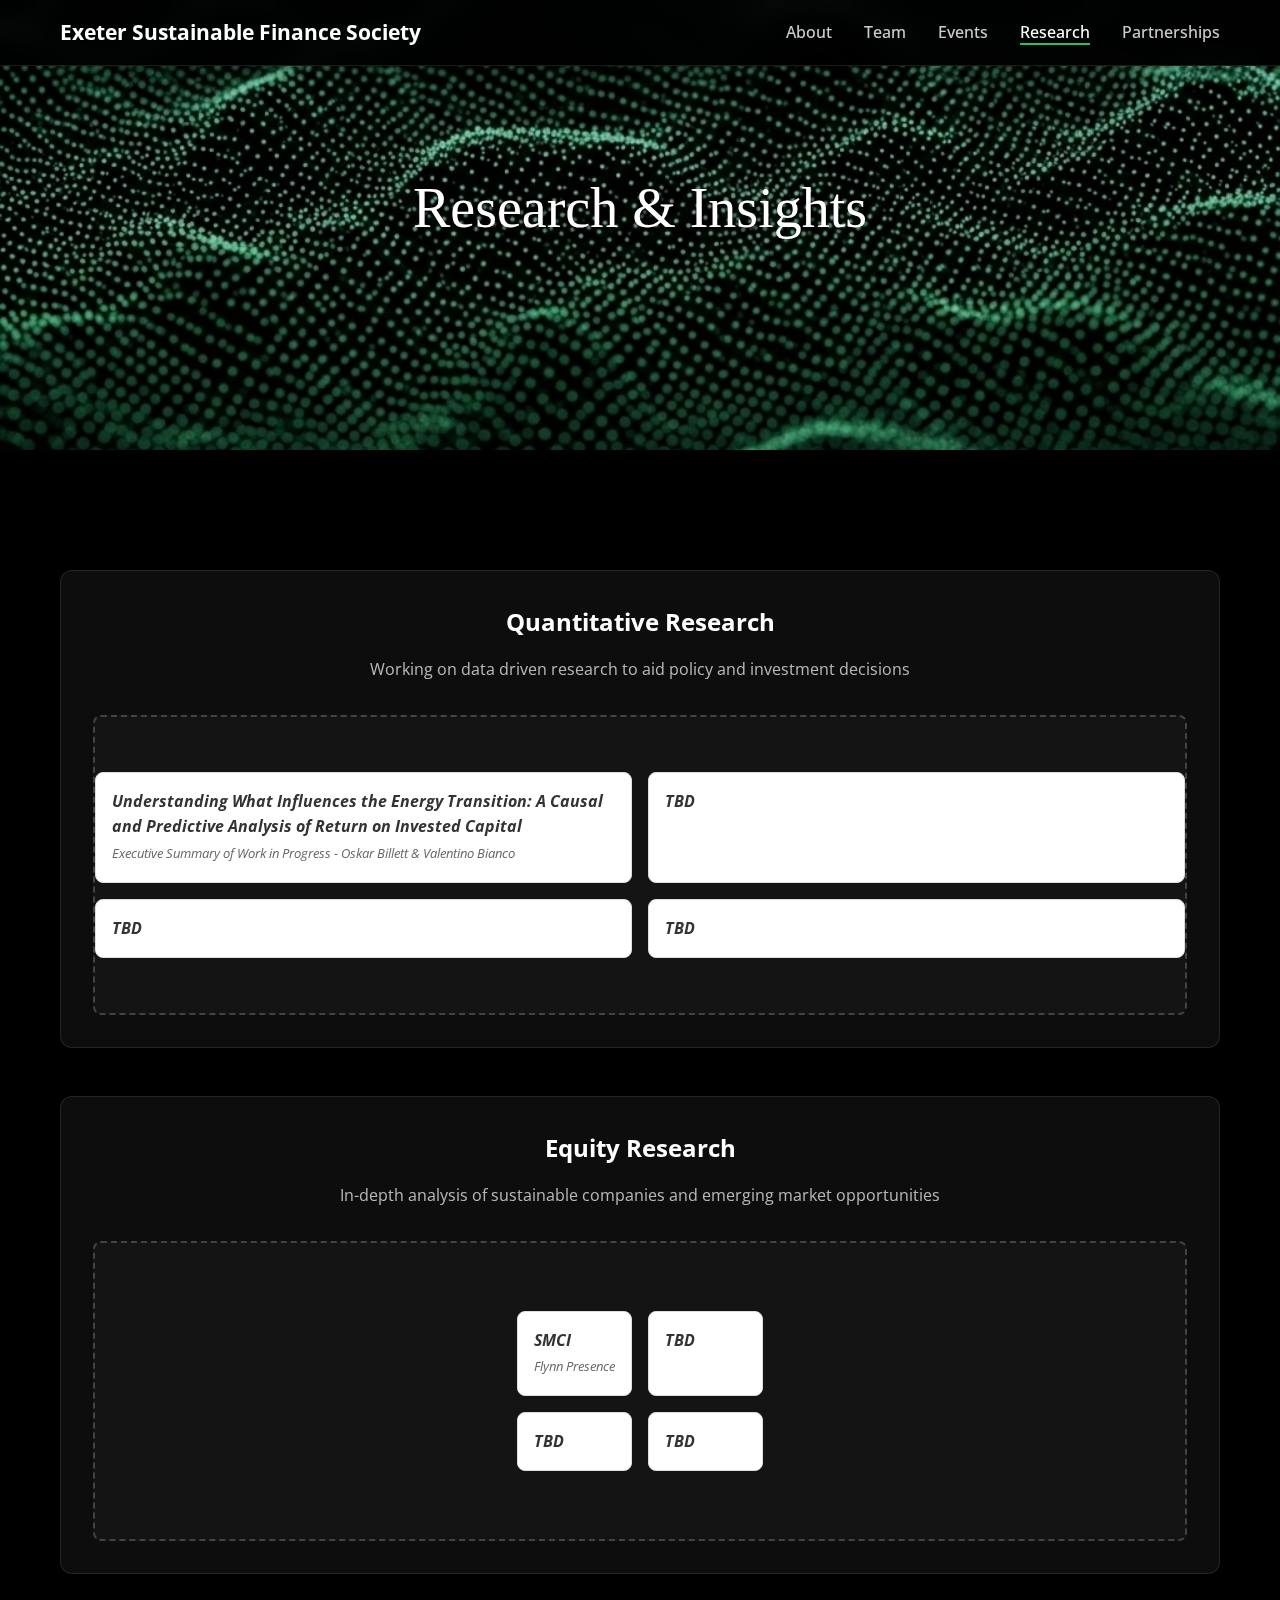
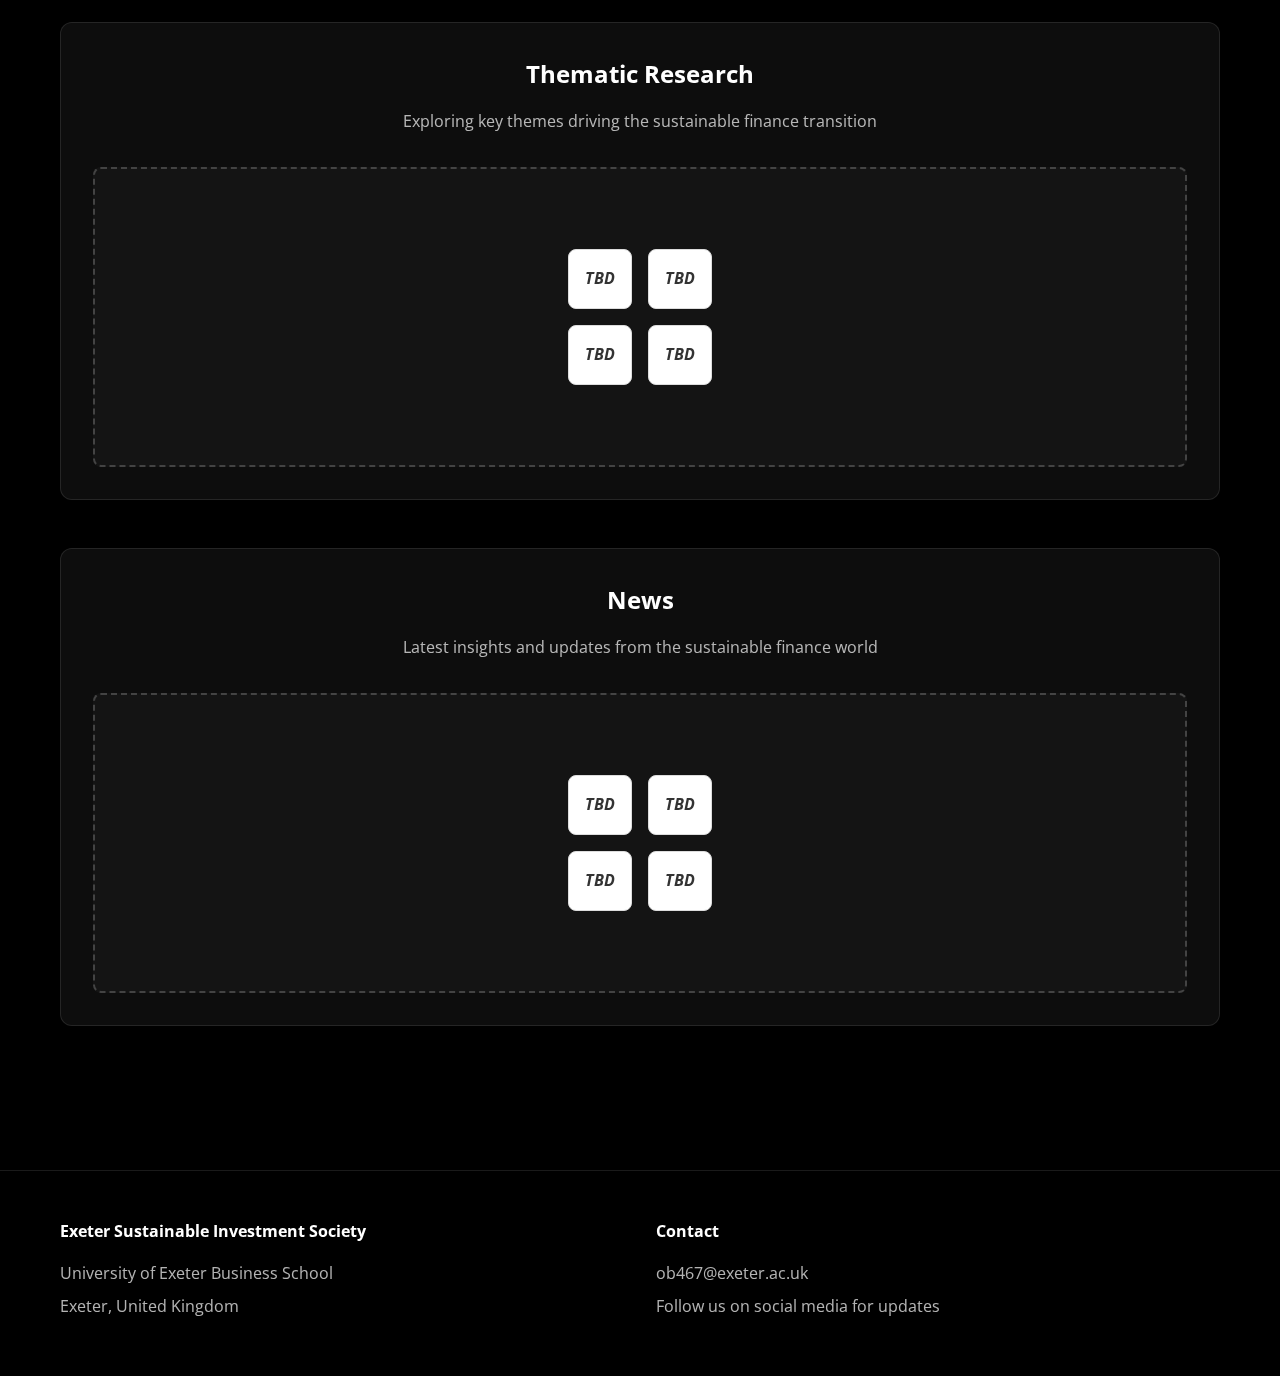
<file: research.html>
<!DOCTYPE html>
<html lang="en">
<head>
    <meta charset="UTF-8">
    <meta name="viewport" content="width=device-width, initial-scale=1.0">
    <meta name="description" content="Research and insights from the Exeter Sustainable Finance Society - quantitative research, equity analysis, and thematic studies.">
    <meta name="keywords" content="sustainable finance research, equity research, quantitative analysis, ESG research, Exeter">
    <meta name="author" content="Exeter Sustainable Finance Society">
    <link href="https://fonts.googleapis.com/css2?family=Montserrat:wght@300;400;500;600&family=Open+Sans:wght@300;400;500;600&display=swap" rel="stylesheet">
    <link rel="icon" type="image/png" sizes="32x32" href="./images/logo.png">
    <link rel="icon" type="image/png" sizes="16x16" href="./images/logo.png">
    <link rel="apple-touch-icon" sizes="180x180" href="./images/logo.png">
    <link rel="shortcut icon" href="./images/logo.png">
    <title>Research - Exeter Sustainable Finance Society</title>
    <link rel="stylesheet" href="styles.css">
</head>
<body>
    <!-- Navigation -->
    <nav>
        <div class="nav-container">
            <div class="logo">Exeter Sustainable Finance Society</div>
            <ul class="nav-links">
                <li><a href="/">About</a></li>
                <li><a href="/team">Team</a></li>
                <li><a href="/careers">Events</a></li>
                <li><a href="/research" class="active">Research</a></li>
                <li><a href="/partnerships">Partnerships</a></li>
            </ul>
            <button class="mobile-menu-btn" onclick="toggleMobileMenu()">â˜°</button>
        </div>
    </nav>

    <!-- Mobile Navigation -->
    <div class="mobile-nav" id="mobileNav">
        <ul>
            <li><a href="/">About</a></li>
            <li><a href="/team">Team</a></li>
            <li><a href="/careers">Events</a></li>
            <li><a href="/research" class="active">Research</a></li>
            <li><a href="/partnerships">Partnerships</a></li>
        </ul>
    </div>

    <!-- Hero Section -->
    <section class="hero hero-research hero-banner">
        <div class="container">
            <h1>Research & Insights</h1>
        </div>
    </section>

    <!-- Research & Insights Section -->
    <section class="page-section active">
        <div class="container">

            <div class="research-card">
                <h4>Quantitative Research</h4>
                <p>Working on data driven research to aid policy and investment decisions</p>
                <div class="research-content">
                    <div style="display: grid; grid-template-columns: 1fr 1fr; gap: 1rem;">
                        <a href="./research/executive-summary-for-quantitive-research.pdf" target="_blank" style="background: white; border: 1px solid #ddd; padding: 1rem; border-radius: 8px; text-decoration: none; color: #333; transition: all 0.3s ease; display: block;" onmouseover="this.style.boxShadow='0 4px 12px rgba(0,0,0,0.1)'; this.style.transform='translateY(-2px)'" onmouseout="this.style.boxShadow='none'; this.style.transform='translateY(0)'">
                            <strong>Understanding What Influences the Energy Transition: A Causal and Predictive Analysis of Return on Invested Capital</strong><br>
                            <small style="color: #666;">Executive Summary of Work in Progress - Oskar Billett & Valentino Bianco</small>
                        </a>
                        <a href="YOUR_PDF_URL_10" target="_blank" style="background: white; border: 1px solid #ddd; padding: 1rem; border-radius: 8px; text-decoration: none; color: #333; transition: all 0.3s ease; display: block;" onmouseover="this.style.boxShadow='0 4px 12px rgba(0,0,0,0.1)'; this.style.transform='translateY(-2px)'" onmouseout="this.style.boxShadow='none'; this.style.transform='translateY(0)'">
                            <strong>TBD</strong><br>
                            <small style="color: #666;"></small>
                        </a>
                        <a href="YOUR_PDF_URL_11" target="_blank" style="background: white; border: 1px solid #ddd; padding: 1rem; border-radius: 8px; text-decoration: none; color: #333; transition: all 0.3s ease; display: block;" onmouseover="this.style.boxShadow='0 4px 12px rgba(0,0,0,0.1)'; this.style.transform='translateY(-2px)'" onmouseout="this.style.boxShadow='none'; this.style.transform='translateY(0)'">
                            <strong>TBD</strong><br>
                            <small style="color: #666;"></small>
                        </a>
                        <a href="YOUR_PDF_URL_12" target="_blank" style="background: white; border: 1px solid #ddd; padding: 1rem; border-radius: 8px; text-decoration: none; color: #333; transition: all 0.3s ease; display: block;" onmouseover="this.style.boxShadow='0 4px 12px rgba(0,0,0,0.1)'; this.style.transform='translateY(-2px)'" onmouseout="this.style.boxShadow='none'; this.style.transform='translateY(0)'">
                            <strong>TBD</strong><br>
                            <small style="color: #666;"></small>
                        </a>
                    </div>
                </div>
            </div>

            <div class="research-grid">
                <div class="research-card">
                    <h4>Equity Research</h4>
                    <p>In-depth analysis of sustainable companies and emerging market opportunities</p>
                    <div class="research-content">
                        <div style="display: grid; grid-template-columns: 1fr 1fr; gap: 1rem;">
                            <a href="./research/smci-report-flynn.pdf" target="_blank" style="background: white; border: 1px solid #ddd; padding: 1rem; border-radius: 8px; text-decoration: none; color: #333; transition: all 0.3s ease; display: block;" onmouseover="this.style.boxShadow='0 4px 12px rgba(0,0,0,0.1)'; this.style.transform='translateY(-2px)'" onmouseout="this.style.boxShadow='none'; this.style.transform='translateY(0)'">
                                <strong>SMCI</strong><br>
                                <small style="color: #666;">Flynn Presence</small>
                            </a>
                            <a href="YOUR_PDF_URL_2" target="_blank" style="background: white; border: 1px solid #ddd; padding: 1rem; border-radius: 8px; text-decoration: none; color: #333; transition: all 0.3s ease; display: block;" onmouseover="this.style.boxShadow='0 4px 12px rgba(0,0,0,0.1)'; this.style.transform='translateY(-2px)'" onmouseout="this.style.boxShadow='none'; this.style.transform='translateY(0)'">
                                <strong>TBD</strong><br>
                                <small style="color: #666;"></small>
                            </a>
                            <a href="YOUR_PDF_URL_3" target="_blank" style="background: white; border: 1px solid #ddd; padding: 1rem; border-radius: 8px; text-decoration: none; color: #333; transition: all 0.3s ease; display: block;" onmouseover="this.style.boxShadow='0 4px 12px rgba(0,0,0,0.1)'; this.style.transform='translateY(-2px)'" onmouseout="this.style.boxShadow='none'; this.style.transform='translateY(0)'">
                                <strong>TBD</strong><br>
                                <small style="color: #666;"></small>
                            </a>
                            <a href="YOUR_PDF_URL_4" target="_blank" style="background: white; border: 1px solid #ddd; padding: 1rem; border-radius: 8px; text-decoration: none; color: #333; transition: all 0.3s ease; display: block;" onmouseover="this.style.boxShadow='0 4px 12px rgba(0,0,0,0.1)'; this.style.transform='translateY(-2px)'" onmouseout="this.style.boxShadow='none'; this.style.transform='translateY(0)'">
                                <strong>TBD</strong><br>
                                <small style="color: #666;"></small>
                            </a>
                        </div>
                    </div>
                </div>
            
                <div class="research-card">
                    <h4>Thematic Research</h4>
                    <p>Exploring key themes driving the sustainable finance transition</p>
                    <div class="research-content">
                        <div style="display: grid; grid-template-columns: 1fr 1fr; gap: 1rem;">
                            <a href="YOUR_PDF_URL_5" target="_blank" style="background: white; border: 1px solid #ddd; padding: 1rem; border-radius: 8px; text-decoration: none; color: #333; transition: all 0.3s ease; display: block;" onmouseover="this.style.boxShadow='0 4px 12px rgba(0,0,0,0.1)'; this.style.transform='translateY(-2px)'" onmouseout="this.style.boxShadow='none'; this.style.transform='translateY(0)'">
                                <strong>TBD</strong><br>
                                <small style="color: #666;"></small>
                            </a>
                            <a href="YOUR_PDF_URL_6" target="_blank" style="background: white; border: 1px solid #ddd; padding: 1rem; border-radius: 8px; text-decoration: none; color: #333; transition: all 0.3s ease; display: block;" onmouseover="this.style.boxShadow='0 4px 12px rgba(0,0,0,0.1)'; this.style.transform='translateY(-2px)'" onmouseout="this.style.boxShadow='none'; this.style.transform='translateY(0)'">
                                <strong>TBD</strong><br>
                                <small style="color: #666;"></small>
                            </a>
                            <a href="YOUR_PDF_URL_7" target="_blank" style="background: white; border: 1px solid #ddd; padding: 1rem; border-radius: 8px; text-decoration: none; color: #333; transition: all 0.3s ease; display: block;" onmouseover="this.style.boxShadow='0 4px 12px rgba(0,0,0,0.1)'; this.style.transform='translateY(-2px)'" onmouseout="this.style.boxShadow='none'; this.style.transform='translateY(0)'">
                                <strong>TBD</strong><br>
                                <small style="color: #666;"></small>
                            </a>
                            <a href="YOUR_PDF_URL_8" target="_blank" style="background: white; border: 1px solid #ddd; padding: 1rem; border-radius: 8px; text-decoration: none; color: #333; transition: all 0.3s ease; display: block;" onmouseover="this.style.boxShadow='0 4px 12px rgba(0,0,0,0.1)'; this.style.transform='translateY(-2px)'" onmouseout="this.style.boxShadow='none'; this.style.transform='translateY(0)'">
                                <strong>TBD</strong><br>
                                <small style="color: #666;"></small>
                            </a>
                        </div>
                    </div>
                </div>
            
                <div class="research-card">
                    <h4>News</h4>
                    <p>Latest insights and updates from the sustainable finance world</p>
                    <div class="research-content">
                        <div style="display: grid; grid-template-columns: 1fr 1fr; gap: 1rem;">
                            <a href="YOUR_PDF_URL_13" target="_blank" style="background: white; border: 1px solid #ddd; padding: 1rem; border-radius: 8px; text-decoration: none; color: #333; transition: all 0.3s ease; display: block;" onmouseover="this.style.boxShadow='0 4px 12px rgba(0,0,0,0.1)'; this.style.transform='translateY(-2px)'" onmouseout="this.style.boxShadow='none'; this.style.transform='translateY(0)'">
                                <strong>TBD</strong><br>
                                <small style="color: #666;"></small>
                            </a>
                            <a href="YOUR_PDF_URL_14" target="_blank" style="background: white; border: 1px solid #ddd; padding: 1rem; border-radius: 8px; text-decoration: none; color: #333; transition: all 0.3s ease; display: block;" onmouseover="this.style.boxShadow='0 4px 12px rgba(0,0,0,0.1)'; this.style.transform='translateY(-2px)'" onmouseout="this.style.boxShadow='none'; this.style.transform='translateY(0)'">
                                <strong>TBD</strong><br>
                                <small style="color: #666;"></small>
                            </a>
                            <a href="YOUR_PDF_URL_15" target="_blank" style="background: white; border: 1px solid #ddd; padding: 1rem; border-radius: 8px; text-decoration: none; color: #333; transition: all 0.3s ease; display: block;" onmouseover="this.style.boxShadow='0 4px 12px rgba(0,0,0,0.1)'; this.style.transform='translateY(-2px)'" onmouseout="this.style.boxShadow='none'; this.style.transform='translateY(0)'">
                                <strong>TBD</strong><br>
                                <small style="color: #666;"></small>
                            </a>
                            <a href="YOUR_PDF_URL_16" target="_blank" style="background: white; border: 1px solid #ddd; padding: 1rem; border-radius: 8px; text-decoration: none; color: #333; transition: all 0.3s ease; display: block;" onmouseover="this.style.boxShadow='0 4px 12px rgba(0,0,0,0.1)'; this.style.transform='translateY(-2px)'" onmouseout="this.style.boxShadow='none'; this.style.transform='translateY(0)'">
                                <strong>TBD</strong><br>
                                <small style="color: #666;"></small>
                            </a>
                        </div>
                    </div>
                </div>
            </div>
        </div>
    </section>

    <!-- Footer -->
    <footer>
        <div class="container">
            <div class="footer-content">
                <div class="footer-section">
                    <h4>Exeter Sustainable Investment Society</h4>
                    <p>University of Exeter Business School</p>
                    <p>Exeter, United Kingdom</p>
                </div>
                <div class="footer-section">
                    <h4>Contact</h4>
                    <p>ob467@exeter.ac.uk</p>
                    <p>Follow us on social media for updates</p>
                </div>
            </div>
        </div>
    </footer>

    <script src="script.js"></script>
</body>
</html>
</file>
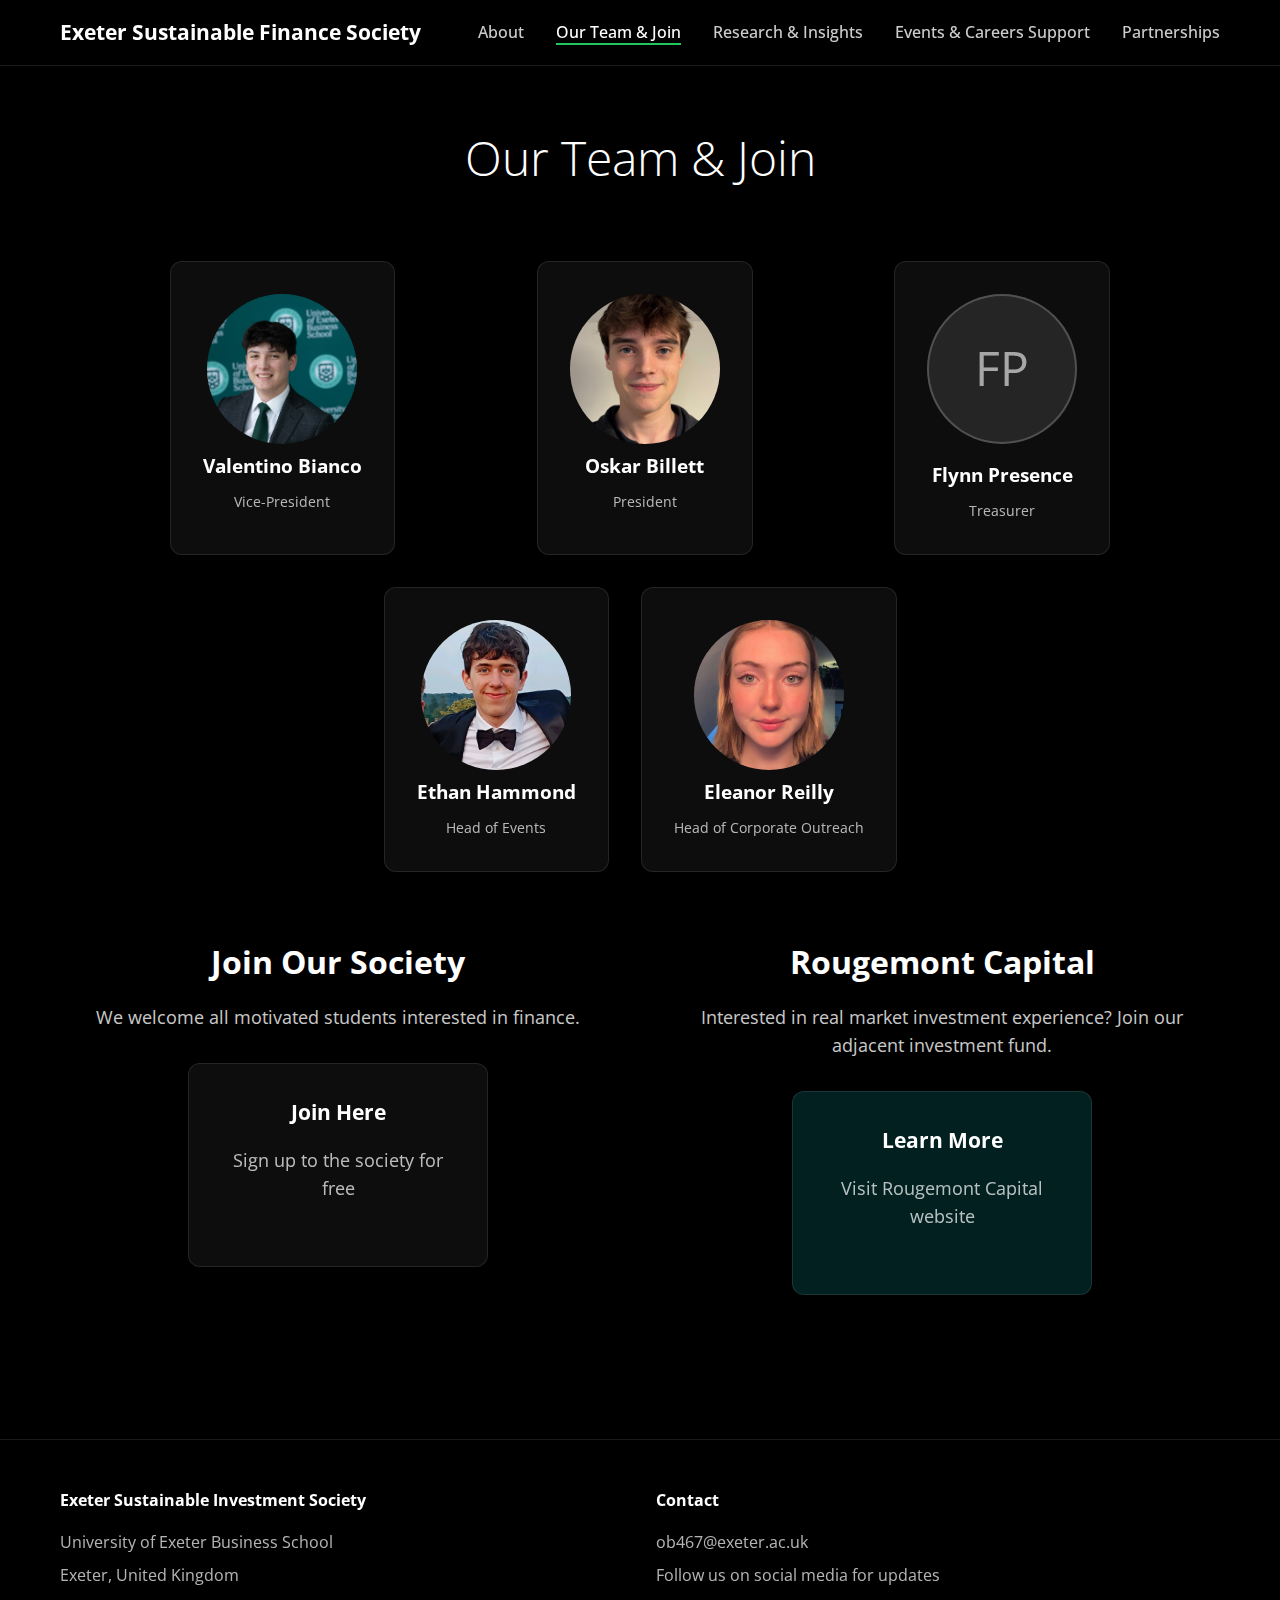
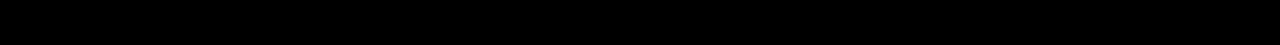
<file: team.html>
<!DOCTYPE html>
<html lang="en">
<head>
    <meta charset="UTF-8">
    <meta name="viewport" content="width=device-width, initial-scale=1.0">
    <meta name="description" content="Meet the team behind the Exeter Sustainable Finance Society and learn how to join our community of future sustainable finance professionals.">
    <meta name="keywords" content="team, join society, sustainable finance team, Exeter student society, Rougemont Capital">
    <meta name="author" content="Exeter Sustainable Finance Society">
    <link href="https://fonts.googleapis.com/css2?family=Montserrat:wght@300;400;500;600&family=Open+Sans:wght@300;400;500;600&display=swap" rel="stylesheet">
    <link rel="icon" type="image/png" sizes="32x32" href="./images/logo.png">
    <link rel="icon" type="image/png" sizes="16x16" href="./images/logo.png">
    <link rel="apple-touch-icon" sizes="180x180" href="./images/logo.png">
    <link rel="shortcut icon" href="./images/logo.png">
    <title>Our Team & Join - Exeter Sustainable Finance Society</title>
    <link rel="stylesheet" href="styles.css">
</head>
<body>
    <!-- Navigation -->
    <nav>
        <div class="nav-container">
            <div class="logo">Exeter Sustainable Finance Society</div>
            <ul class="nav-links">
                <li><a href="/">About</a></li>
                <li><a href="/team" class="active">Our Team & Join</a></li>
                <li><a href="/research">Research & Insights</a></li>
                <li><a href="/careers">Events & Careers Support</a></li>
                <li><a href="/partnerships">Partnerships</a></li>
            </ul>
            <button class="mobile-menu-btn" onclick="toggleMobileMenu()">☰</button>
        </div>
    </nav>

    <!-- Mobile Navigation -->
    <div class="mobile-nav" id="mobileNav">
        <ul>
            <li><a href="/">About</a></li>
            <li><a href="/team" class="active">Our Team & Join</a></li>
            <li><a href="/research">Research & Insights</a></li>
            <li><a href="/careers">Events & Careers Support</a></li>
            <li><a href="/partnerships">Partnerships</a></li>
        </ul>
    </div>

    <!-- Our Team & Join Section -->
    <section class="page-section no-hero active">
        <div class="container">
            <div class="section-header">
                <h2>Our Team & Join</h2>
            </div>

            <div class="team-grid">
                <div class="team-row founders">
                    <div class="team-member">
                        <img src="./images/valentino-bianco.jpg" alt="Valentino Bianco" style="width: 150px; height: 150px; border-radius: 50%; object-fit: cover;">
                        <h4>Valentino Bianco</h4>
                        <p>Vice-President</p>
                    </div>
                    
                    <div class="team-member">
                        <img src="./images/oskar-billett.jpg" alt="Oskar Billett" style="width: 150px; height: 150px; border-radius: 50%; object-fit: cover;">
                        <h4>Oskar Billett</h4>
                        <p>President</p>
                    </div>

                    <div class="team-member">
                        <div class="team-photo">FP</div>
                        <h4>Flynn Presence</h4>
                        <p>Treasurer</p>
                    </div>
                </div>

                <div class="team-row executives">
                    <div class="team-member">
                        <img src="./images/ethan-hammond.jpg" alt="Ethan Hammond" style="width: 150px; height: 150px; border-radius: 50%; object-fit: cover;">
                        <h4>Ethan Hammond</h4>
                        <p>Head of Events</p>
                    </div>

                    <div class="team-member">
                        <img src="./images/ella-reilly.jpg" alt="Ella Reilly" style="width: 150px; height: 150px; border-radius: 50%; object-fit: cover;">
                        <h4>Eleanor Reilly</h4>
                        <p>Head of Corporate Outreach</p>
                    </div>
                </div>
            </div>

            <div class="join-sections">
                <div class="join-section">
                    <h3>Join Our Society</h3>
                    <p>We welcome all motivated students interested in finance.</p>
                    <a href="https://docs.google.com/forms/d/e/1FAIpQLSfkeqmsMUB9kzGf60zO8za4J3GghELtLGidlWPsGq6JX1AsCA/viewform?usp=dialog" class="career-link" style="display: inline-block; max-width: 300px;">
                        <h4>Join Here</h4>
                        <p>Sign up to the society for free</p>
                    </a>
                </div>

                <div class="join-section">
                    <h3>Rougemont Capital</h3>
                    <p>Interested in real market investment experience? Join our adjacent investment fund.</p>
                    <a href="https://rougemontcapital.co.uk" target="_blank" class="career-link rougemont" style="display: inline-block; max-width: 300px; background: #022020;">
                        <h4>Learn More</h4>
                        <p>Visit Rougemont Capital website</p>
                    </a>
                </div>
            </div>
        </div>
    </section>

    <!-- Footer -->
    <footer>
        <div class="container">
            <div class="footer-content">
                <div class="footer-section">
                    <h4>Exeter Sustainable Investment Society</h4>
                    <p>University of Exeter Business School</p>
                    <p>Exeter, United Kingdom</p>
                </div>
                <div class="footer-section">
                    <h4>Contact</h4>
                    <p>ob467@exeter.ac.uk</p>
                    <p>Follow us on social media for updates</p>
                </div>
            </div>
        </div>
    </footer>

    <script src="script.js"></script>
</body>
</html>
</file>
<file: styles.css>
* {
    margin: 0;
    padding: 0;
    box-sizing: border-box;
}

body {
    font-family: 'Open Sans', 'Segoe UI', Tahoma, Geneva, Verdana, sans-serif;
    line-height: 1.6;
    color: #ffffff;
    background: #000000;
}

.container {
    max-width: 1200px;
    margin: 0 auto;
    padding: 0 20px;
}

/* Navigation */
nav {
    background: rgba(0, 0, 0, 0.95);
    backdrop-filter: blur(10px);
    position: fixed;
    top: 0;
    width: 100%;
    z-index: 1000;
    padding: 1rem 0;
    box-shadow: 0 2px 20px rgba(0,0,0,0.3);
    border-bottom: 1px solid rgba(255,255,255,0.1);
}

.nav-container {
    display: flex;
    justify-content: space-between;
    align-items: center;
    max-width: 1200px;
    margin: 0 auto;
    padding: 0 20px;
}

.logo {
    font-size: 1.3rem;
    font-weight: bold;
    color: #ffffff;
    white-space: nowrap;
}

.nav-links {
    display: flex;
    list-style: none;
    gap: 2rem;
}

.nav-links a {
    text-decoration: none;
    color: rgba(255,255,255,0.8);
    font-weight: 500;
    transition: color 0.3s ease;
    cursor: pointer;
}

.nav-links a:hover,
.nav-links a.active {
    color: #ffffff;
    border-bottom: 2px solid #22c55e;
}

/* Mobile Menu */
.mobile-menu-btn {
    display: none;
    background: none;
    border: none;
    font-size: 1.5rem;
    color: #ffffff;
    cursor: pointer;
    padding: 0.5rem;
}

.mobile-nav {
    display: none;
    position: fixed;
    top: 80px;
    left: 0;
    width: 100%;
    background: rgba(0, 0, 0, 0.98);
    backdrop-filter: blur(10px);
    box-shadow: 0 2px 20px rgba(0,0,0,0.3);
    z-index: 999;
    border-bottom: 1px solid rgba(255,255,255,0.1);
}

.mobile-nav.active {
    display: block;
}

.mobile-nav ul {
    list-style: none;
    padding: 1rem 0;
    margin: 0;
}

.mobile-nav li {
    text-align: center;
    padding: 1rem 0;
    border-bottom: 1px solid rgba(255,255,255,0.1);
}

.mobile-nav a {
    text-decoration: none;
    color: rgba(255,255,255,0.8);
    font-weight: 500;
    font-size: 1.1rem;
}

.mobile-nav a:hover,
.mobile-nav a.active {
    color: #ffffff;
}

/* Hero Section */
.hero {
    height: 100vh;
    min-height: 500px;
    background-size: cover;
    background-position: center center;
    background-repeat: no-repeat;
    background-attachment: fixed;
    display: flex;
    align-items: center;
    justify-content: center;
    text-align: center;
    color: white;
    position: relative;
}

/* Banner-style hero for specific pages */
.hero.hero-banner {
    height: 50vh;
    min-height: 400px;
}

/* Fix for mobile devices - disable fixed attachment on mobile */
@media (max-width: 768px) {
    .hero {
        background-attachment: scroll;
        height: 70vh;
        min-height: 400px;
    }
    
    .hero.hero-banner {
        height: 40vh;
        min-height: 300px;
    }
}

/* About page hero with arrow */
.hero.hero-about {
    background: linear-gradient(rgba(0,0,0,0.2), rgba(0,0,0,0.2)), 
    url('./images/businessschoolview.jpg');
    background-size: cover;
    background-position: center center;
    background-repeat: no-repeat;
}

.hero.hero-about::after {
    content: '↓';
    position: absolute;
    bottom: 2rem;
    left: 50%;
    transform: translateX(-50%);
    font-size: 2rem;
    color: rgba(255, 255, 255, 0.6);
    animation: bounce 2s infinite;
}

@keyframes bounce {
    0%, 20%, 50%, 80%, 100% {
        transform: translateX(-50%) translateY(0);
    }
    40% {
        transform: translateX(-50%) translateY(-10px);
    }
    60% {
        transform: translateX(-50%) translateY(-5px);
    }
}

.hero.hero-research {
    background: linear-gradient(rgba(0,0,0,0.2), rgba(0,0,0,0.2)), 
                url('./images/research.jpg');
    background-size: cover;
    background-position: center center;
    background-repeat: no-repeat;
}

.hero.hero-team {
    background: linear-gradient(rgba(0,0,0,0.2), rgba(0,0,0,0.2)), 
                url('./images/foruminternalview.jpg');
    background-size: cover;
    background-position: center center;
    background-repeat: no-repeat;
}

.hero.hero-events {
    background: linear-gradient(rgba(0,0,0,0.2), rgba(0,0,0,0.2)), 
                url('./images/campusview.jpg');
    background-size: cover;
    background-position: center center;
    background-repeat: no-repeat;
}

.hero.hero-partnerships {
    background: linear-gradient(rgba(0,0,0,0.2), rgba(0,0,0,0.2)), 
                url('./images/partnerships.jpg');
    background-size: cover;
    background-position: center center;
    background-repeat: no-repeat;
}

.hero h1 {
    font-size: 5rem;
    font-weight: 300;
    margin-bottom: 2rem;
    text-shadow: 2px 2px 4px rgba(0,0,0,0.7);
    font-family: 'Times New Roman', Times, serif;
    color: #ffffff;
}

.hero.hero-banner h1 {
    font-size: 3.5rem;
}

@media (max-width: 768px) {
    .hero h1 {
        font-size: 2.5rem;
    }
    
    .hero.hero-banner h1 {
        font-size: 2rem;
    }
}

/* Page Sections */
.page-section {
    min-height: calc(100vh - 160px);
    padding: 120px 0 80px;
    background: #000000;
}

.page-section#about {
    padding: 80px 0 80px;
}

.page-section.no-hero {
    padding: 120px 0 80px;
}

.section-header {
    text-align: center;
    margin-bottom: 4rem;
}

.section-header h2 {
    font-size: 3rem;
    font-weight: 300;
    color: #ffffff;
    margin-bottom: 1rem;
}

.content-grid {
    display: grid;
    grid-template-columns: 1fr 2fr;
    gap: 4rem;
    align-items: start;
    margin-bottom: 4rem;
}

.content-block h3 {
    font-size: 2rem;
    font-weight: 400;
    color: #ffffff;
    margin-bottom: 1.5rem;
}

.content-block p {
    font-size: 1.1rem;
    line-height: 1.8;
    color: rgba(255,255,255,0.8);
}

/* Research Grid */
.research-grid {
    display: flex;
    flex-direction: column;
    gap: 3rem;
    margin-top: 3rem;
}

.research-card {
    background: rgba(255,255,255,0.05);
    padding: 2rem;
    border-radius: 12px;
    transition: transform 0.3s ease, box-shadow 0.3s ease;
    border: 1px solid rgba(255,255,255,0.1);
    backdrop-filter: blur(10px);
}

.research-card:hover {
    transform: translateY(-5px);
    box-shadow: 0 10px 30px rgba(0,0,0,0.3);
    border-color: rgba(34, 197, 94, 0.4);
}

.research-card h4 {
    font-size: 1.5rem;
    color: #ffffff;
    margin-bottom: 1rem;
    text-align: center;
}

.research-card p {
    color: rgba(255,255,255,0.7);
    font-size: 1rem;
    text-align: center;
    margin-bottom: 2rem;
}

.research-content {
    min-height: 300px;
    background: rgba(255,255,255,0.03);
    border: 2px dashed rgba(255,255,255,0.2);
    border-radius: 8px;
    display: flex;
    align-items: center;
    justify-content: center;
    color: rgba(255,255,255,0.5);
    font-style: italic;
}

/* Team Grid */
.team-grid {
    display: flex;
    flex-direction: column;
    gap: 2rem;
    margin-top: 3rem;
}

.team-row {
    display: flex;
    justify-content: center;
    gap: 2rem;
    flex-wrap: wrap;
}

.team-row.founders {
    justify-content: space-evenly;
}

.team-row.executives {
    justify-content: center;
}

.team-member {
    text-align: center;
    background: rgba(255,255,255,0.05);
    padding: 2rem;
    border-radius: 12px;
    transition: transform 0.3s ease;
    border: 1px solid rgba(255,255,255,0.1);
    backdrop-filter: blur(10px);
}

.team-member:hover {
    transform: translateY(-5px);
    border-color: rgba(34, 197, 94, 0.4);
}

.team-photo {
    width: 150px;
    height: 150px;
    border-radius: 50%;
    background: rgba(255,255,255,0.1);
    margin: 0 auto 1rem;
    display: flex;
    align-items: center;
    justify-content: center;
    font-size: 3rem;
    color: rgba(255,255,255,0.6);
    border: 2px solid rgba(255,255,255,0.2);
}

.team-member h4 {
    font-size: 1.2rem;
    color: #ffffff;
    margin-bottom: 0.5rem;
}

.team-member p {
    color: rgba(255,255,255,0.7);
    font-size: 0.9rem;
}

/* Team Page Join Sections - Horizontal Layout */
.join-sections {
    display: flex;
    gap: 3rem;
    margin-top: 4rem;
    align-items: flex-start;
}

.join-section {
    flex: 1;
    text-align: center;
}

.join-section h3 {
    font-size: 2rem;
    color: #ffffff;
    margin-bottom: 1rem;
}

.join-section p {
    font-size: 1.1rem;
    color: rgba(255,255,255,0.8);
    margin-bottom: 2rem;
}

.careers-grid {
    display: grid;
    grid-template-columns: repeat(auto-fit, minmax(300px, 1fr));
    gap: 2rem;
    margin-top: 3rem;
}

.career-link {
    background: rgba(255,255,255,0.05);
    color: white;
    padding: 2rem;
    border-radius: 12px;
    text-align: center;
    text-decoration: none;
    transition: all 0.3s ease;
    border: 1px solid rgba(255,255,255,0.1);
    backdrop-filter: blur(10px);
}

.career-link:hover {
    background: rgba(255,255,255,0.1);
    transform: translateY(-3px);
    box-shadow: 0 10px 25px rgba(0,0,0,0.3);
    border-color: rgba(34, 197, 94, 0.4);
}

.career-link.rougemont {
    background: linear-gradient(135deg, #0f172a, #1e293b);
}

.career-link.rougemont:hover {
    background: linear-gradient(135deg, #1e293b, #334155);
    box-shadow: 0 10px 25px rgba(30, 41, 59, 0.3);
}

.career-link h4 {
    font-size: 1.3rem;
    margin-bottom: 1rem;
}

.career-link p {
    opacity: 0.9;
}

/* Partnership sections */
.partnership-section {
    margin: 3rem 0;
    padding: 2rem;
    background: rgba(255,255,255,0.05);
    border-radius: 12px;
    border: 1px solid rgba(255,255,255,0.1);
    backdrop-filter: blur(10px);
}

.partnership-section h3 {
    color: #ffffff;
    margin-bottom: 1.5rem;
    font-size: 1.8rem;
}

.partnership-section p {
    color: rgba(255,255,255,0.8);
    line-height: 1.7;
}

.partnership-section ul {
    margin: 1rem 0;
    padding-left: 1.5rem;
}

.partnership-section li {
    margin: 0.5rem 0;
    color: rgba(255,255,255,0.8);
}

/* Events Sections */
.events-section {
    margin: 4rem 0;
}

.events-section h3 {
    text-align: center;
    font-size: 2.5rem;
    color: #ffffff;
    margin-bottom: 3rem;
}

.event-card {
    display: flex;
    align-items: center;
    background: rgba(255,255,255,0.05);
    border-radius: 12px;
    padding: 2rem;
    margin: 2rem 0;
    box-shadow: 0 4px 20px rgba(0,0,0,0.2);
    transition: transform 0.3s ease, box-shadow 0.3s ease;
    border: 1px solid rgba(255,255,255,0.1);
    backdrop-filter: blur(10px);
}

.event-card:hover {
    transform: translateY(-5px);
    box-shadow: 0 8px 30px rgba(0,0,0,0.3);
    border-color: rgba(34, 197, 94, 0.4);
}

.event-image {
    width: 200px;
    height: 140px;
    background: rgba(255,255,255,0.1);
    border-radius: 8px;
    margin-right: 2rem;
    flex-shrink: 0;
    display: flex;
    align-items: center;
    justify-content: center;
    color: rgba(255,255,255,0.7);
    font-size: 0.9rem;
    border: 1px solid rgba(255,255,255,0.2);
}

.event-details {
    flex: 1;
}

.event-date {
    color: rgba(255,255,255,0.6);
    font-size: 0.9rem;
    margin-bottom: 0.5rem;
}

.event-title {
    font-size: 1.5rem;
    color: #ffffff;
    margin-bottom: 1rem;
    font-weight: 500;
}

.event-description {
    color: rgba(255,255,255,0.8);
    margin-bottom: 1.5rem;
    line-height: 1.6;
}

.event-button {
    background: linear-gradient(135deg, #0f4c2e, #16a34a);
    color: white;
    padding: 0.75rem 1.5rem;
    border: none;
    border-radius: 6px;
    text-decoration: none;
    display: inline-block;
    font-weight: 500;
    transition: all 0.3s ease;
}

.event-button:hover {
    background: linear-gradient(135deg, #164426, #22c55e);
    transform: translateY(-2px);
}

.event-button.learn-more {
    background: rgba(255,255,255,0.1);
    border: 1px solid rgba(255,255,255,0.2);
}

.event-button.learn-more:hover {
    background: rgba(255,255,255,0.2);
}

/* Past Events Section */
.past-events-section {
    margin: 4rem 0;
}

.year-tabs {
    display: flex;
    justify-content: center;
    gap: 1rem;
    margin-bottom: 3rem;
    flex-wrap: wrap;
}

.year-tab {
    padding: 0.75rem 1.5rem;
    background: rgba(255,255,255,0.1);
    border: 1px solid rgba(255,255,255,0.2);
    border-radius: 6px;
    cursor: pointer;
    font-weight: 500;
    transition: all 0.3s ease;
    color: rgba(255,255,255,0.7);
}

.year-tab.active {
    background: linear-gradient(135deg, #0f4c2e, #16a34a);
    color: white;
    border-color: rgba(34, 197, 94, 0.5);
}

.year-tab:hover {
    background: rgba(255,255,255,0.15);
    color: #ffffff;
}

.year-tab.active:hover {
    background: linear-gradient(135deg, #164426, #22c55e);
}

.events-grid {
    display: grid;
    grid-template-columns: repeat(auto-fit, minmax(350px, 1fr));
    gap: 2rem;
    margin-top: 2rem;
}

.past-event-card {
    background: rgba(255,255,255,0.05);
    border-radius: 12px;
    overflow: hidden;
    box-shadow: 0 4px 20px rgba(0,0,0,0.2);
    transition: transform 0.3s ease, box-shadow 0.3s ease;
    border: 1px solid rgba(255,255,255,0.1);
    backdrop-filter: blur(10px);
}

.past-event-card:hover {
    transform: translateY(-5px);
    box-shadow: 0 8px 30px rgba(0,0,0,0.3);
    border-color: rgba(34, 197, 94, 0.4);
}

.past-event-image {
    width: 100%;
    height: 200px;
    background: rgba(255,255,255,0.1);
    display: flex;
    align-items: center;
    justify-content: center;
    color: rgba(255,255,255,0.7);
    font-size: 0.9rem;
    border-bottom: 1px solid rgba(255,255,255,0.1);
}

.past-event-content {
    padding: 1.5rem;
}

.past-event-date {
    color: rgba(255,255,255,0.6);
    font-size: 0.9rem;
    margin-bottom: 0.5rem;
}

.past-event-title {
    font-size: 1.3rem;
    color: #ffffff;
    margin-bottom: 1rem;
    font-weight: 500;
}

.past-event-description {
    color: rgba(255,255,255,0.8);
    margin-bottom: 1.5rem;
    line-height: 1.6;
    font-size: 0.95rem;
}

/* Footer */
footer {
    background: rgba(0,0,0,0.8);
    color: white;
    padding: 3rem 0;
    margin-top: 4rem;
    border-top: 1px solid rgba(255,255,255,0.1);
    backdrop-filter: blur(10px);
}

.footer-content {
    display: grid;
    grid-template-columns: 1fr 1fr;
    gap: 2rem;
}

.footer-section h4 {
    margin-bottom: 1rem;
    color: #ffffff;
}

.footer-section p {
    color: rgba(255,255,255,0.7);
    margin: 0.5rem 0;
}

/* Mobile Responsiveness */
@media (max-width: 768px) {
    .nav-links {
        display: none;
    }

    .mobile-menu-btn {
        display: block;
    }

    .logo {
        font-size: 1.2rem;
    }

    .hero h1 {
        font-size: 2.5rem;
    }

    .content-grid {
        grid-template-columns: 1fr;
        gap: 2rem;
    }

    .footer-content {
        grid-template-columns: 1fr;
    }

    .team-row {
        flex-direction: column;
        align-items: center;
    }

    .careers-grid {
        grid-template-columns: 1fr;
    }

    .event-card {
        flex-direction: column;
        text-align: center;
    }

    .event-image {
        margin-right: 0;
        margin-bottom: 1rem;
        width: 100%;
        max-width: 300px;
    }

    .year-tabs {
        flex-wrap: wrap;
        gap: 0.5rem;
    }

    .year-tab {
        padding: 0.5rem 1rem;
        font-size: 0.9rem;
    }

    .events-grid {
        grid-template-columns: 1fr;
    }

    .join-sections {
        flex-direction: column;
        gap: 2rem;
    }
}
</file>
